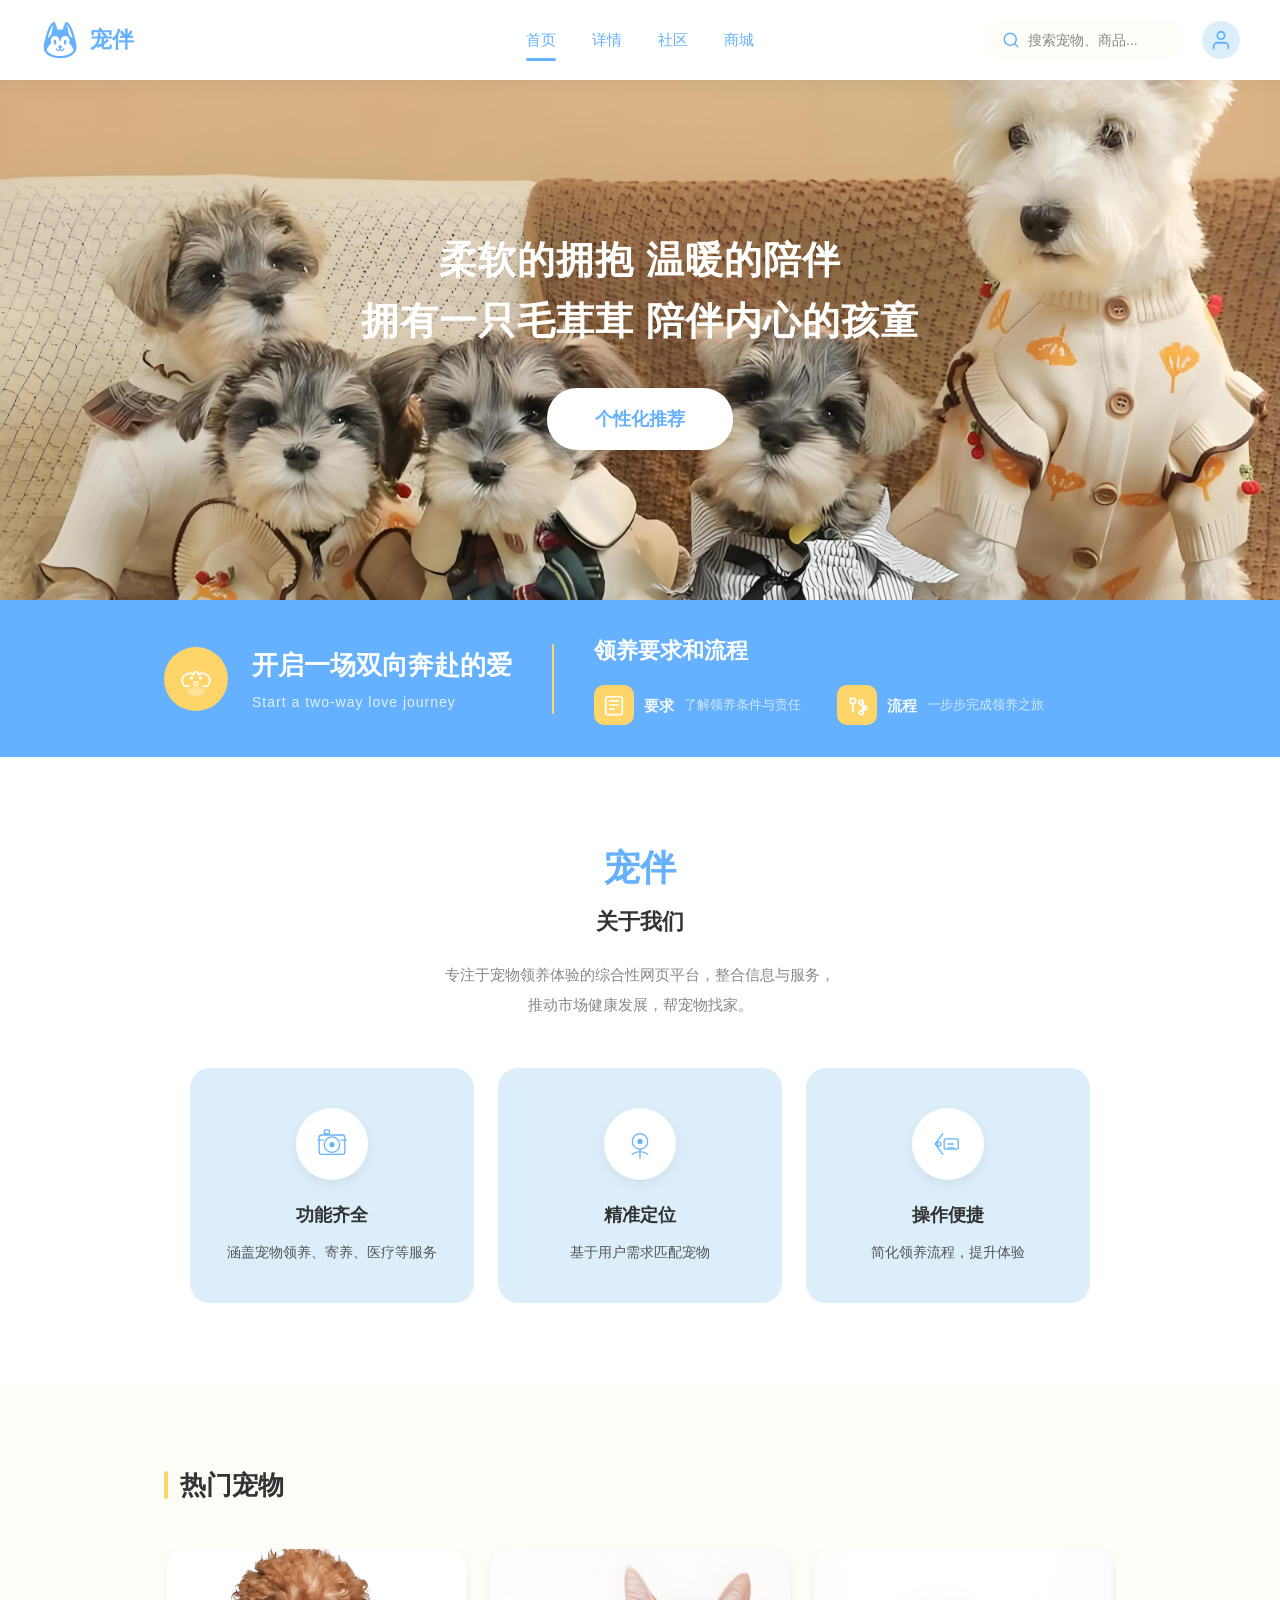
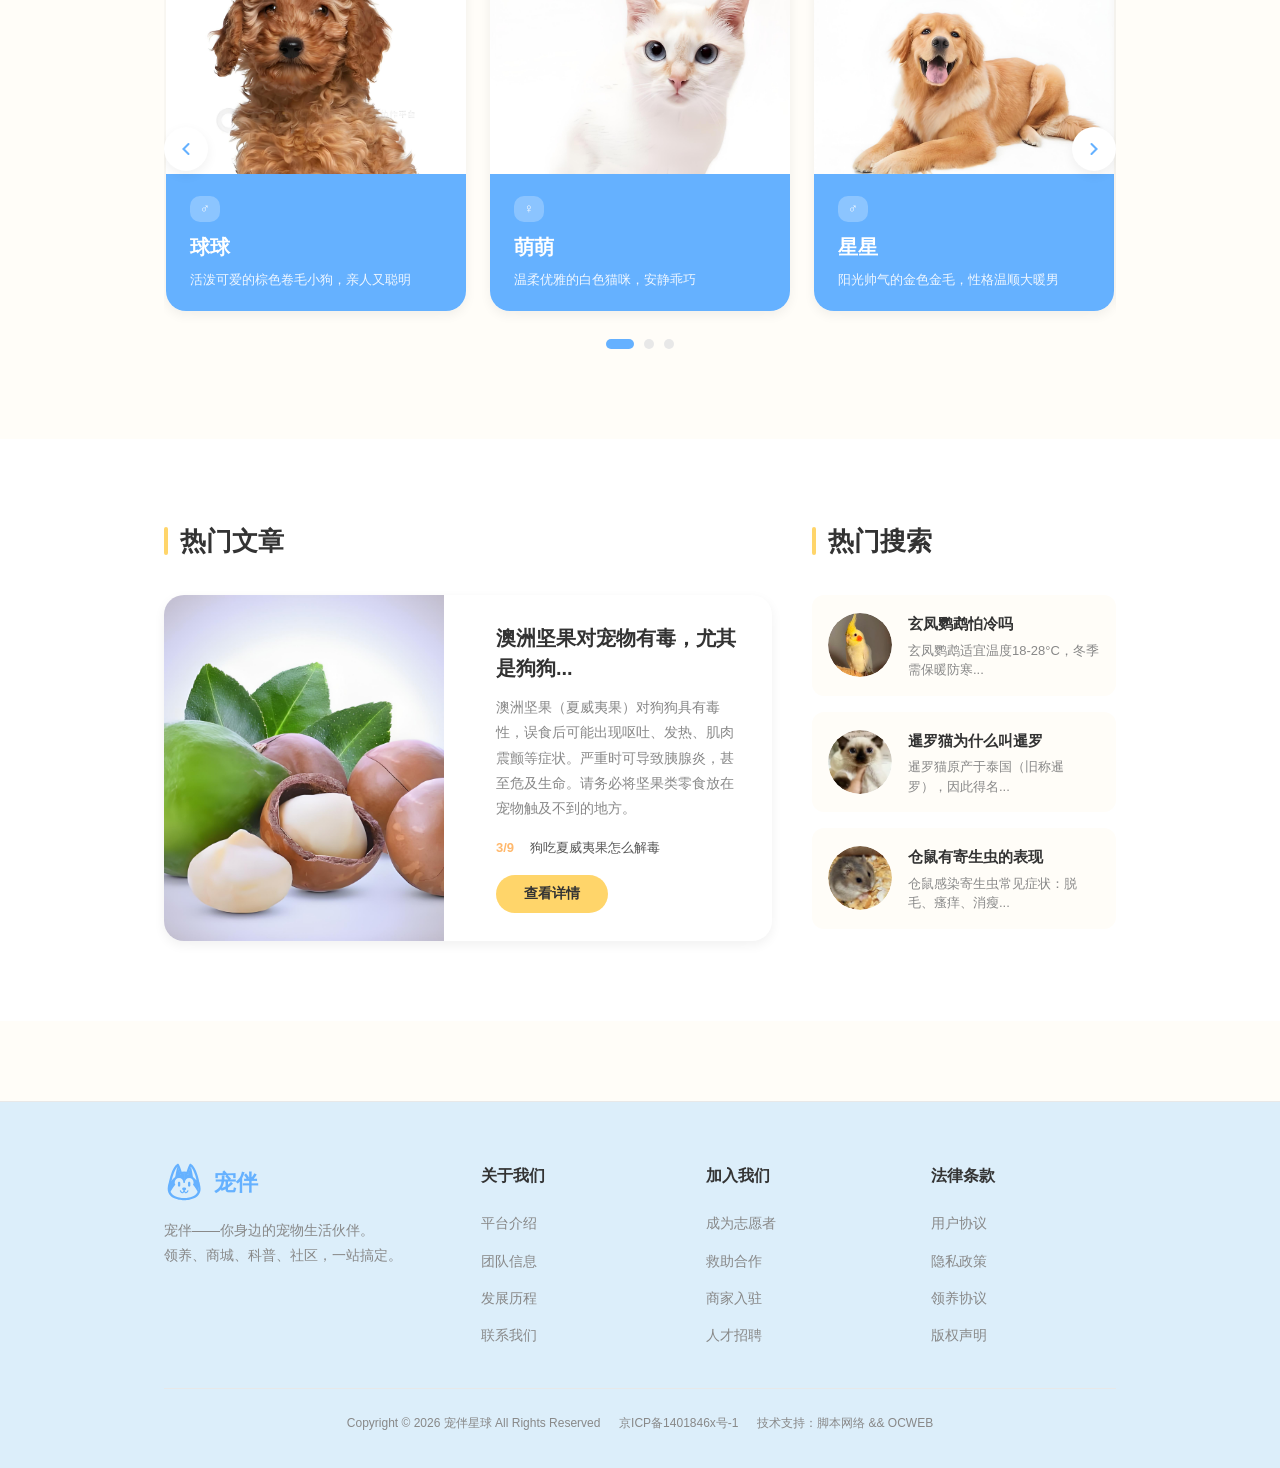
<file: index.html>
<!DOCTYPE html>
<html lang="zh-CN">
<head>
  <meta charset="UTF-8">
  <meta name="viewport" content="width=device-width,initial-scale=1.0">
  <title>宠伴 - 首页</title>
  <link rel="stylesheet" href="css/style.css?v=20260605">
</head>
<body>

<!-- ===== 一、顶部导航栏 ===== -->
<header class="navbar">
  <a href="index.html" class="nav-logo">
    <img src="images/狗狗.svg" alt="宠伴" style="width:40px;height:40px;">
    宠伴
  </a>

  <nav class="nav-links">
    <a href="index.html" class="active">首页</a>
    <a href="detail.html">详情</a>
    <a href="community.html">社区</a>
    <a href="shop.html">商城</a>
  </nav>

  <div class="nav-actions">
    <div class="nav-search">
      <svg viewBox="0 0 24 24" fill="none" stroke="currentColor" stroke-width="2" stroke-linecap="round"><circle cx="11" cy="11" r="8"/><path d="M21 21l-4.35-4.35"/></svg>
      <input type="text" placeholder="搜索宠物、商品...">
    </div>
    <div class="nav-avatar" title="个人中心">
      <svg viewBox="0 0 24 24" fill="none" stroke="currentColor" stroke-width="2" stroke-linecap="round"><path d="M20 21v-2a4 4 0 00-4-4H8a4 4 0 00-4 4v2"/><circle cx="12" cy="7" r="4"/></svg>
    </div>
  </div>

  <div class="nav-toggle">
    <span></span><span></span><span></span>
  </div>
</header>

<!-- ===== 页面主体 ===== -->
<main class="page-body">

  <!-- ===== 二、Banner区 ===== -->
  <section class="home-banner">
    <img src="images/5.jpg" alt="Banner" style="position:absolute;top:0;left:0;width:100%;height:100%;object-fit:cover;z-index:1;">
    <div class="banner-content">
      <h1 class="banner-title" style="color:#fff;">柔软的拥抱 温暖的陪伴<br>拥有一只毛茸茸 陪伴内心的孩童</h1>
      <a href="detail.html" class="banner-btn">个性化推荐</a>
    </div>
  </section>

  <!-- ===== 三、蓝色横栏 - "开启双向奔赴的爱" + "领养要求流程" ===== -->
  <section class="adopt-strip">
    <div class="container">
      <div class="adopt-strip-inner">
        <!-- 左侧 - 开启一场双向奔赴的爱 -->
        <div class="adopt-strip-left">
          <div class="adopt-strip-icon">
            <svg viewBox="0 0 64 64" fill="none" stroke="var(--white)" stroke-width="2" stroke-linecap="round" stroke-linejoin="round">
              <path d="M20 44 Q10 48 8 38Q6 28 14 24Q22 20 28 24"/>
              <path d="M44 44 Q54 48 56 38Q58 28 50 24Q42 20 36 24"/>
              <path d="M28 24 Q32 14 38 24"/>
              <circle cx="24" cy="30" r="3" fill="var(--white)" stroke="none"/>
              <circle cx="40" cy="30" r="3" fill="var(--white)" stroke="none"/>
              <ellipse cx="32" cy="38" rx="5" ry="3" fill="var(--white)" stroke="none" opacity="0.6"/>
              <path d="M28 42 Q32 46 36 42" stroke="var(--white)" stroke-width="1.8" fill="none"/>
              <ellipse cx="32" cy="54" rx="16" ry="8" fill="var(--white)" stroke="none" opacity="0.3"/>
            </svg>
          </div>
          <div>
            <h2>开启一场双向奔赴的爱</h2>
            <p>Start a two-way love journey</p>
          </div>
        </div>

        <!-- 中间黄色分隔装饰 -->
        <div class="adopt-strip-divider"></div>

        <!-- 右侧 - 领养要求和流程 -->
        <div class="adopt-strip-right">
          <h3>领养要求和流程</h3>
          <div class="adopt-strip-items">
            <div class="adopt-strip-item">
              <span class="strip-item-icon">
                <svg viewBox="0 0 32 32" fill="none" stroke="var(--white)" stroke-width="2" stroke-linecap="round"><rect x="4" y="4" width="24" height="26" rx="3"/><line x1="10" y1="10" x2="22" y2="10"/><line x1="10" y1="16" x2="22" y2="16"/><line x1="10" y1="22" x2="16" y2="22"/></svg>
              </span>
              <span class="strip-item-label">要求</span>
              <span class="strip-item-desc">了解领养条件与责任</span>
            </div>
            <div class="adopt-strip-item">
              <span class="strip-item-icon">
                <svg viewBox="0 0 32 32" fill="none" stroke="var(--white)" stroke-width="2" stroke-linecap="round"><circle cx="10" cy="10" r="4"/><path d="M10 14v12"/><circle cx="22" cy="12" r="3"/><circle cx="27" cy="20" r="3"/><circle cx="22" cy="27" r="3"/><path d="M22 15l2 3 3 3"/><path d="M25 20l-1 3-1 2"/></svg>
              </span>
              <span class="strip-item-label">流程</span>
              <span class="strip-item-desc">一步步完成领养之旅</span>
            </div>
          </div>
        </div>
      </div>
    </div>
  </section>

  <!-- ===== 四、"关于我们"板块 ===== -->
  <section class="about-section">
    <div class="container">
      <div class="about-header">
        <h2 class="about-brand-name">宠伴</h2>
        <h3 class="about-section-title">关于我们</h3>
        <p class="about-desc">
          专注于宠物领养体验的综合性网页平台，整合信息与服务，<br>推动市场健康发展，帮宠物找家。
        </p>
      </div>

      <div class="about-cards">
        <!-- 左卡 - 功能齐全 -->
        <div class="about-card fade-in-up">
          <div class="about-icon">
            <svg viewBox="0 0 56 56" fill="none" stroke="var(--accent)" stroke-width="2" stroke-linecap="round" stroke-linejoin="round">
              <rect x="8" y="14" width="40" height="30" rx="4"/>
              <circle cx="28" cy="29" r="12"/>
              <circle cx="28" cy="29" r="4" fill="var(--accent)" stroke="none"/>
              <path d="M6 22h8M42 22h8"/>
              <rect x="16" y="6" width="8" height="6" rx="2"/>
            </svg>
          </div>
          <h4>功能齐全</h4>
          <p>涵盖宠物领养、寄养、医疗等服务</p>
        </div>
        <!-- 中卡 - 精准定位 -->
        <div class="about-card fade-in-up">
          <div class="about-icon">
            <svg viewBox="0 0 56 56" fill="none" stroke="var(--accent)" stroke-width="2" stroke-linecap="round" stroke-linejoin="round">
              <circle cx="28" cy="24" r="12"/>
              <path d="M28 36 L28 50"/>
              <path d="M16 44 Q28 36 40 44"/>
              <circle cx="28" cy="24" r="4" fill="var(--accent)" stroke="none"/>
            </svg>
          </div>
          <h4>精准定位</h4>
          <p>基于用户需求匹配宠物</p>
        </div>
        <!-- 右卡 - 操作便捷 -->
        <div class="about-card fade-in-up">
          <div class="about-icon">
            <svg viewBox="0 0 56 56" fill="none" stroke="var(--accent)" stroke-width="2" stroke-linecap="round" stroke-linejoin="round">
              <path d="M20 12 L8 28L20 44"/>
              <rect x="22" y="20" width="22" height="16" rx="3"/>
              <line x1="28" y1="28" x2="36" y2="28"/>
              <line x1="28" y1="34" x2="38" y2="34"/>
              <circle cx="14" cy="28" r="3" fill="none"/>
            </svg>
          </div>
          <h4>操作便捷</h4>
          <p>简化领养流程，提升体验</p>
        </div>
      </div>
    </div>
  </section>

  <!-- ===== 五、"热门宠物"展示区（三页轮播） ===== -->
  <section class="hot-pets-section">
    <div class="container">
      <div class="section-bar-title">
        <span class="title-bar"></span>
        <h2>热门宠物</h2>
      </div>

      <div class="hot-pets-slider" id="hotPetsSlider">
        <div class="hot-pets-track" id="hotPetsTrack">
          <!-- 页1 -->
          <div class="hot-pets-page">
            <div class="hot-pet-card">
              <div class="hot-pet-img">
                <img src="images/7.JPG" alt="球球" style="width:100%;height:100%;object-fit:cover;">
              </div>
              <div class="hot-pet-info">
                <span class="pet-gender male">♂</span>
                <h3>球球</h3>
                <p>活泼可爱的棕色卷毛小狗，亲人又聪明</p>
              </div>
            </div>
            <div class="hot-pet-card">
              <div class="hot-pet-img">
                <img src="images/24.JPG" alt="萌萌" style="width:100%;height:100%;object-fit:cover;">
              </div>
              <div class="hot-pet-info">
                <span class="pet-gender female">♀</span>
                <h3>萌萌</h3>
                <p>温柔优雅的白色猫咪，安静乖巧</p>
              </div>
            </div>
            <div class="hot-pet-card">
              <div class="hot-pet-img">
                <img src="images/4.JPG" alt="星星" style="width:100%;height:100%;object-fit:cover;">
              </div>
              <div class="hot-pet-info">
                <span class="pet-gender male">♂</span>
                <h3>星星</h3>
                <p>阳光帅气的金色金毛，性格温顺大暖男</p>
              </div>
            </div>
          </div>
          <!-- 页2 -->
          <div class="hot-pets-page">
            <div class="hot-pet-card">
              <div class="hot-pet-img">
                <img src="images/12.JPG" alt="豆豆" style="width:100%;height:100%;object-fit:cover;">
              </div>
              <div class="hot-pet-info">
                <span class="pet-gender male">♂</span>
                <h3>豆豆</h3>
                <p>短腿柯基小可爱，大耳朵圆屁股超萌</p>
              </div>
            </div>
            <div class="hot-pet-card">
              <div class="hot-pet-img">
                <img src="images/15.JPG" alt="花花" style="width:100%;height:100%;object-fit:cover;">
              </div>
              <div class="hot-pet-info">
                <span class="pet-gender female">♀</span>
                <h3>花花</h3>
                <p>三花小母猫，优雅灵动又粘人</p>
              </div>
            </div>
            <div class="hot-pet-card">
              <div class="hot-pet-img">
                <img src="images/20.JPG" alt="乐乐" style="width:100%;height:100%;object-fit:cover;">
              </div>
              <div class="hot-pet-info">
                <span class="pet-gender male">♂</span>
                <h3>乐乐</h3>
                <p>贵宾犬小卷毛，活泼好动爱撒娇</p>
              </div>
            </div>
          </div>
          <!-- 页3 -->
          <div class="hot-pets-page">
            <div class="hot-pet-card">
              <div class="hot-pet-img">
                <img src="images/47.jpeg" alt="桃子" style="width:100%;height:100%;object-fit:cover;">
              </div>
              <div class="hot-pet-info">
                <span class="pet-gender female">♀</span>
                <h3>桃子</h3>
                <p>黄桃牡丹鹦鹉，色彩艳丽活泼亲人</p>
              </div>
            </div>
            <div class="hot-pet-card">
              <div class="hot-pet-img">
                <img src="images/14.JPG" alt="布丁" style="width:100%;height:100%;object-fit:cover;">
              </div>
              <div class="hot-pet-info">
                <span class="pet-gender male">♂</span>
                <h3>布丁</h3>
                <p>金丝熊仓鼠，呆萌可爱不占地方</p>
              </div>
            </div>
            <div class="hot-pet-card">
              <div class="hot-pet-img">
                <img src="images/27.JPG" alt="大宝" style="width:100%;height:100%;object-fit:cover;">
              </div>
              <div class="hot-pet-info">
                <span class="pet-gender male">♂</span>
                <h3>大宝</h3>
                <p>萨摩耶微笑天使，雪白毛茸茸超治愈</p>
              </div>
            </div>
          </div>
        </div>

        <!-- 轮播箭头 -->
        <button class="carousel-arrow carousel-prev" id="hotPetsPrev" aria-label="上一页">
          <svg viewBox="0 0 24 24" fill="none" stroke="currentColor" stroke-width="2.5" stroke-linecap="round"><polyline points="15 18 9 12 15 6"/></svg>
        </button>
        <button class="carousel-arrow carousel-next" id="hotPetsNext" aria-label="下一页">
          <svg viewBox="0 0 24 24" fill="none" stroke="currentColor" stroke-width="2.5" stroke-linecap="round"><polyline points="9 18 15 12 9 6"/></svg>
        </button>

        <!-- 轮播圆点 -->
        <div class="carousel-dots" id="hotPetsDots">
          <span class="carousel-dot active" data-index="0"></span>
          <span class="carousel-dot" data-index="1"></span>
          <span class="carousel-dot" data-index="2"></span>
        </div>
      </div>
    </div>
  </section>

  <!-- ===== 六、"热门文章" + "热门搜索"双栏区 ===== -->
  <section class="hot-content-section">
    <div class="container">
      <div class="hot-content-grid">
        <!-- 左栏 - 热门文章 -->
        <div class="hot-articles">
          <div class="section-bar-title">
            <span class="title-bar"></span>
            <h2>热门文章</h2>
          </div>
          <div class="article-card" id="articleCard">
            <div class="article-img">
              <img src="images/28.JPG" alt="热门文章" style="width:100%;height:100%;object-fit:cover;">
            </div>
            <div class="article-content">
              <h3 class="article-title">澳洲坚果对宠物有毒，尤其是狗狗...</h3>
              <p class="article-summary">
                澳洲坚果（夏威夷果）对狗狗具有毒性，误食后可能出现呕吐、发热、肌肉震颤等症状。严重时可导致胰腺炎，甚至危及生命。请务必将坚果类零食放在宠物触及不到的地方。
              </p>
              <div class="article-meta">
                <span class="article-date">3/9</span>
                <span class="article-subtitle">狗吃夏威夷果怎么解毒</span>
              </div>
              <button class="article-btn" id="articleToggle">查看详情</button>
              <div class="article-detail" id="articleDetail">
                <div class="article-detail-inner">
                  <h4>中毒症状</h4>
                  <p>狗狗误食澳洲坚果后12小时内可能出现：呕吐、发热（体温升高）、肌肉震颤、后肢无力、站立困难、关节僵硬疼痛。大型犬通常需要摄入较多量才会出现明显症状，小型犬即使少量也可能产生严重反应。</p>
                  <h4>紧急处理</h4>
                  <p>1. 立即停止喂食任何食物；2. 尽快联系兽医或前往最近的宠物医院；3. 不要自行催吐，除非兽医明确指示；4. 记录误食时间和大致数量，帮助兽医判断。多数情况下及时就医预后良好，症状通常在24-48小时内缓解。</p>
                  <h4>预防措施</h4>
                  <p>将坚果类零食、烘焙食品（可能含夏威夷果）存放在宠物无法触及的高处或密封容器中。教育家庭成员和访客不要随意喂食宠物人类零食。</p>
                </div>
              </div>
            </div>
          </div>
        </div>

        <!-- 右栏 - 热门搜索 -->
        <div class="hot-search">
          <div class="section-bar-title">
            <span class="title-bar"></span>
            <h2>热门搜索</h2>
          </div>
          <div class="hot-search-list">
            <!-- 玄凤鹦鹉 -->
            <div class="hot-search-item">
              <div class="search-item-img">
                <img src="images/26.JPG" alt="玄凤鹦鹉" style="width:100%;height:100%;object-fit:cover;border-radius:50%;">
              </div>
              <div class="search-item-text">
                <h4>玄凤鹦鹉怕冷吗</h4>
                <p>玄凤鹦鹉适宜温度18-28°C，冬季需保暖防寒...</p>
              </div>
            </div>
            <!-- 暹罗猫 -->
            <div class="hot-search-item">
              <div class="search-item-img">
                <img src="images/41.jpg" alt="暹罗猫" style="width:100%;height:100%;object-fit:cover;border-radius:50%;">
              </div>
              <div class="search-item-text">
                <h4>暹罗猫为什么叫暹罗</h4>
                <p>暹罗猫原产于泰国（旧称暹罗），因此得名...</p>
              </div>
            </div>
            <!-- 仓鼠 -->
            <div class="hot-search-item">
              <div class="search-item-img">
                <img src="images/42.jpg" alt="仓鼠" style="width:100%;height:100%;object-fit:cover;border-radius:50%;">
              </div>
              <div class="search-item-text">
                <h4>仓鼠有寄生虫的表现</h4>
                <p>仓鼠感染寄生虫常见症状：脱毛、瘙痒、消瘦...</p>
              </div>
            </div>
          </div>
        </div>
      </div>
    </div>
  </section>

</main>

<!-- ===== 七、底部Footer区（保留原设计） ===== -->
<footer class="footer">
  <div class="container">
    <div class="footer-grid">
      <div class="footer-brand">
        <a href="index.html" class="nav-logo">
          <img src="images/狗狗.svg" alt="宠伴" style="width:40px;height:40px;">
          宠伴
        </a>
        <p>宠伴——你身边的宠物生活伙伴。<br>领养、商城、科普、社区，一站搞定。</p>
      </div>
      <div class="footer-col">
        <h4>关于我们</h4>
        <ul>
          <li><a href="#">平台介绍</a></li>
          <li><a href="#">团队信息</a></li>
          <li><a href="#">发展历程</a></li>
          <li><a href="#">联系我们</a></li>
        </ul>
      </div>
      <div class="footer-col">
        <h4>加入我们</h4>
        <ul>
          <li><a href="#">成为志愿者</a></li>
          <li><a href="#">救助合作</a></li>
          <li><a href="#">商家入驻</a></li>
          <li><a href="#">人才招聘</a></li>
        </ul>
      </div>
      <div class="footer-col">
        <h4>法律条款</h4>
        <ul>
          <li><a href="#">用户协议</a></li>
          <li><a href="#">隐私政策</a></li>
          <li><a href="#">领养协议</a></li>
          <li><a href="#">版权声明</a></li>
        </ul>
      </div>
    </div>
    <div class="footer-bottom">
      <p>Copyright &copy; 2026 宠伴星球 All Rights Reserved &emsp; 京ICP备1401846x号-1 &emsp; 技术支持：脚本网络 &amp;&amp; OCWEB</p>
    </div>
  </div>
</footer>

<div class="back-to-top" title="回到顶部">
  <svg viewBox="0 0 24 24" fill="none" stroke="currentColor" stroke-width="2.5" stroke-linecap="round"><polyline points="18 15 12 9 6 15"/></svg>
</div>

<script src="js/main.js?v=20260605"></script>
</body>
</html>
</file>
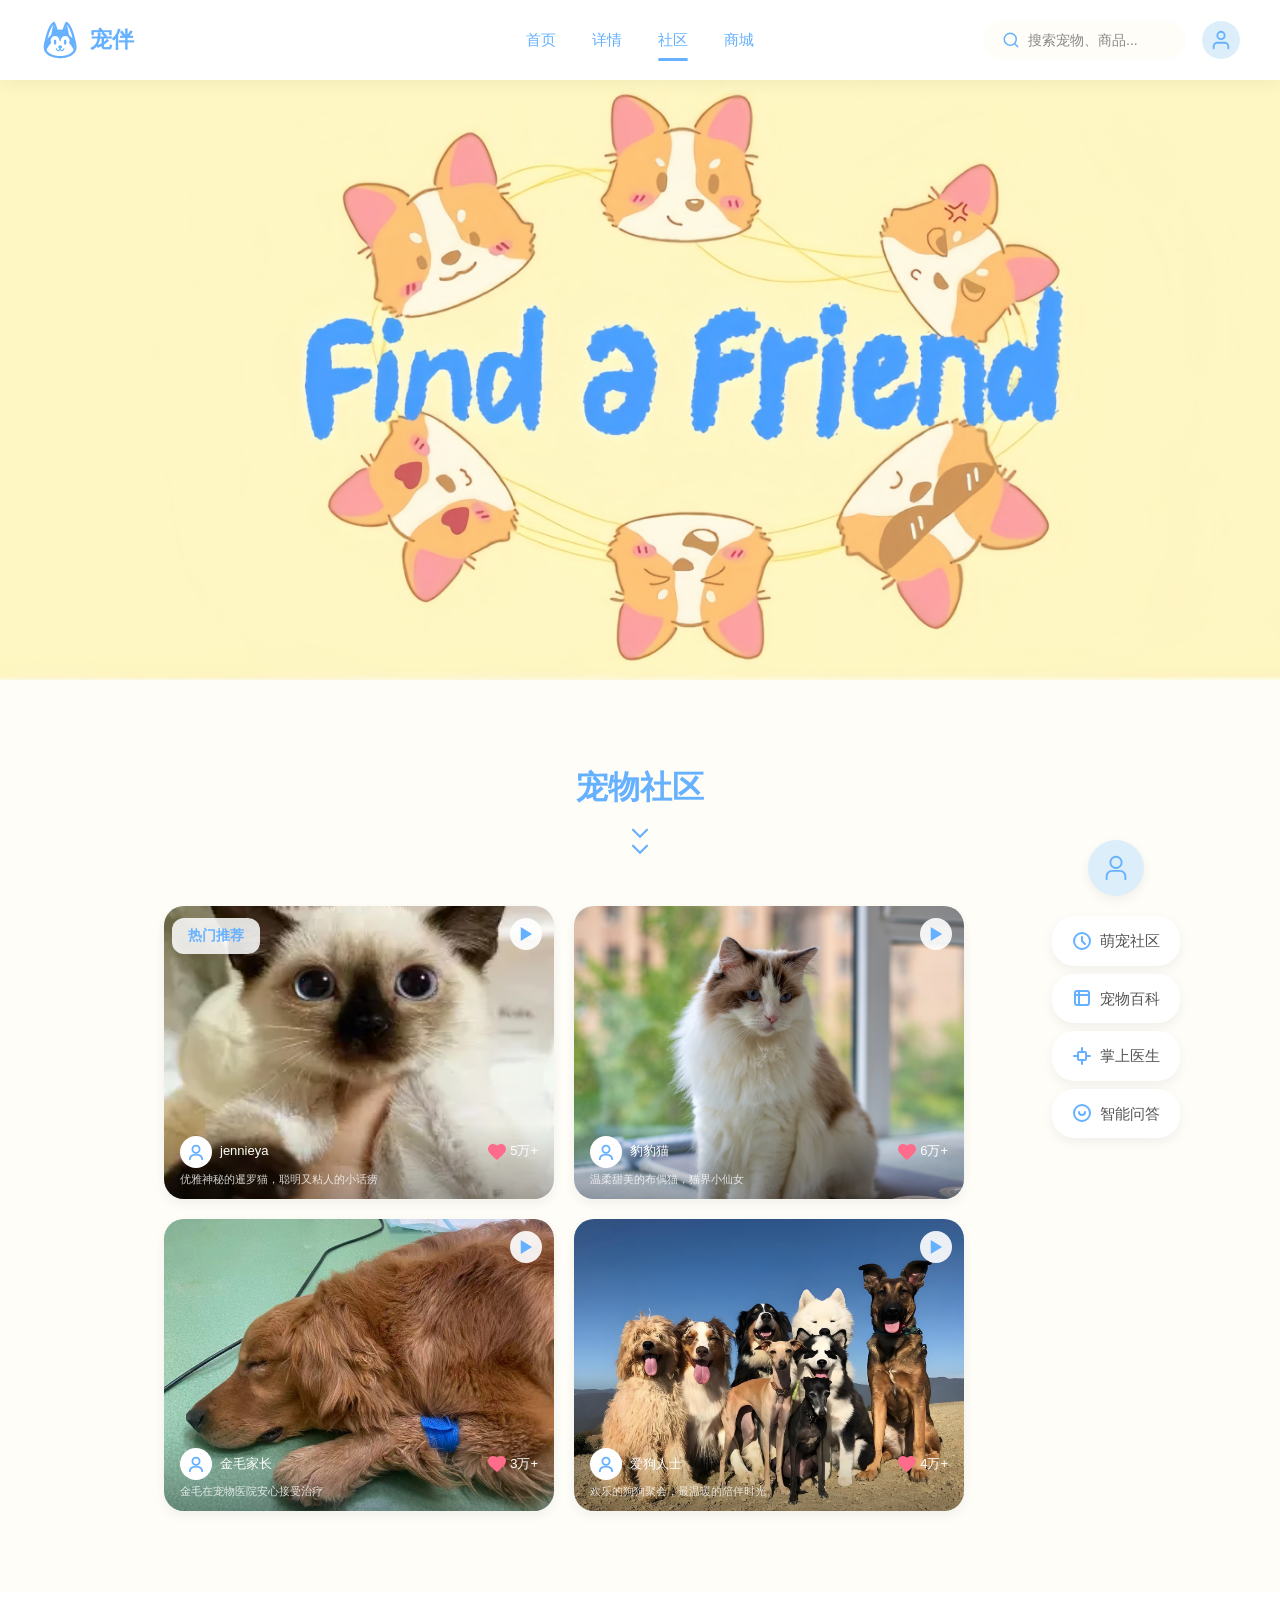
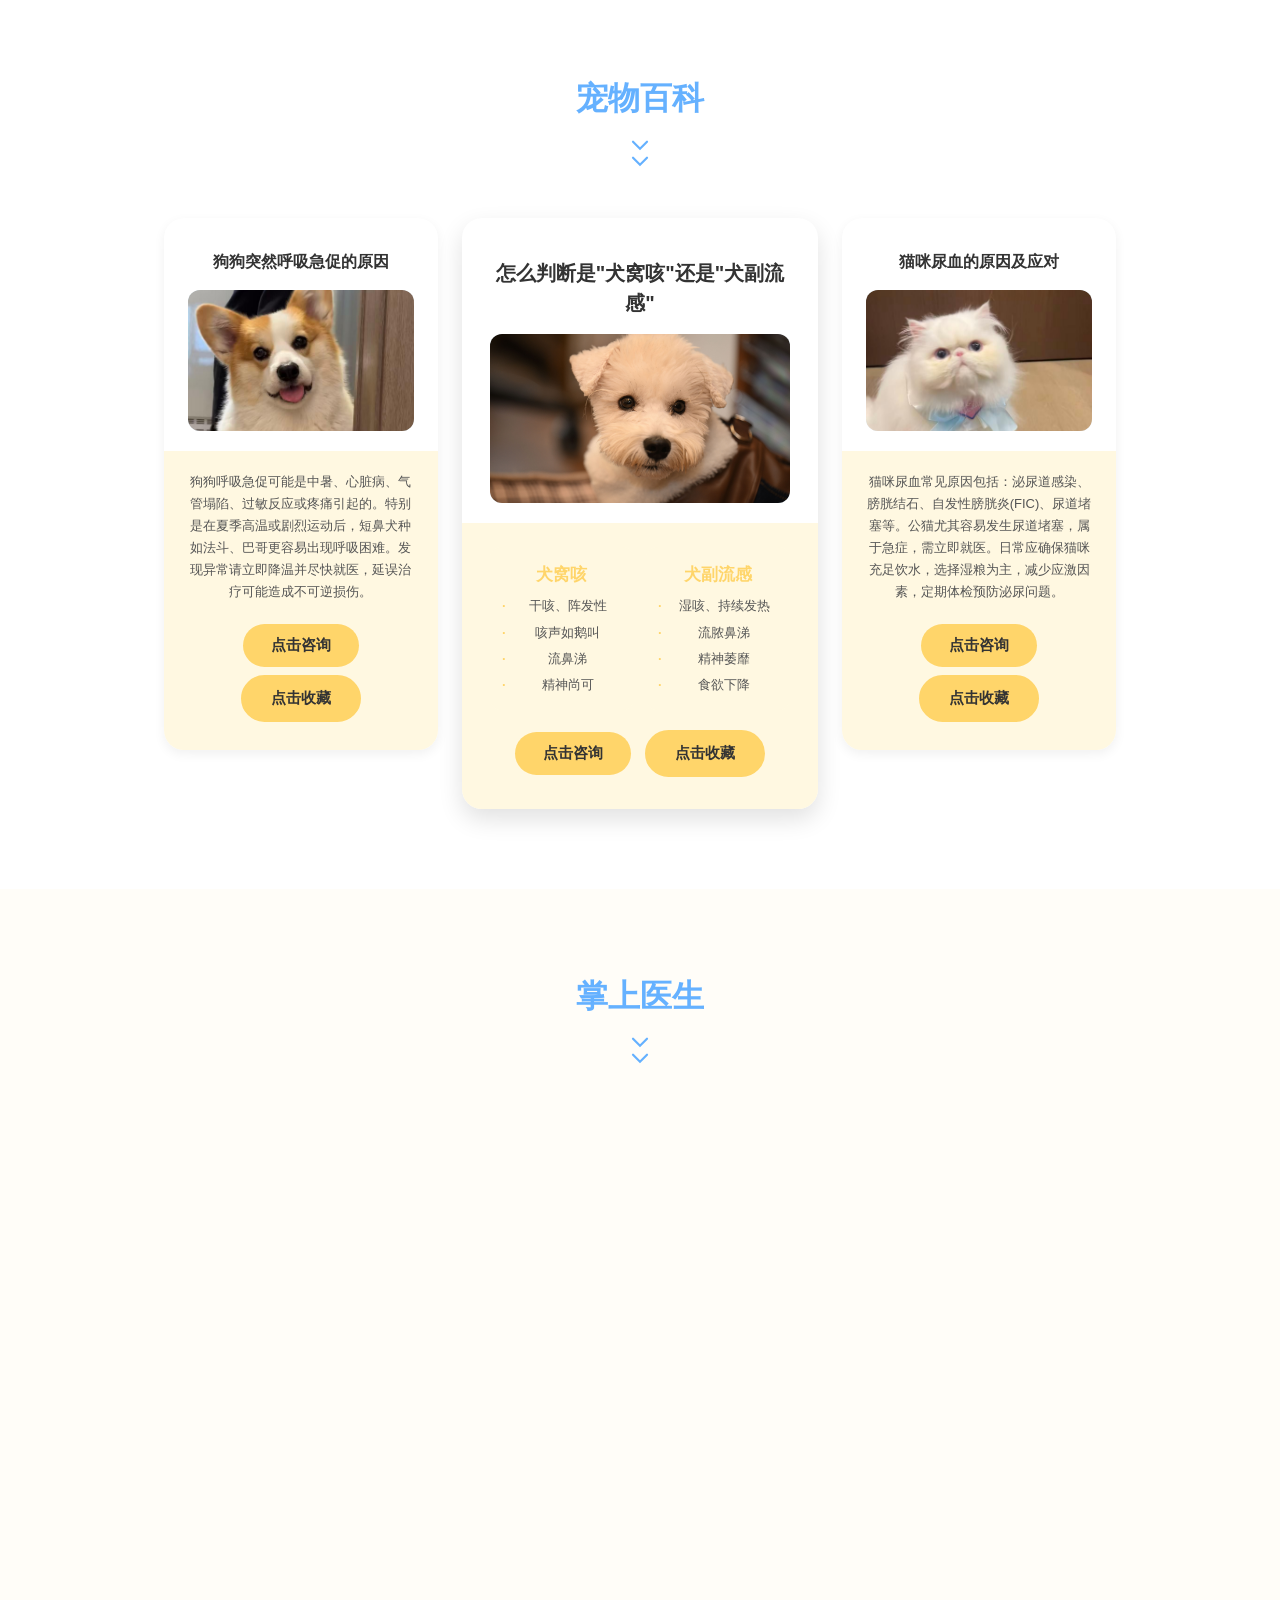
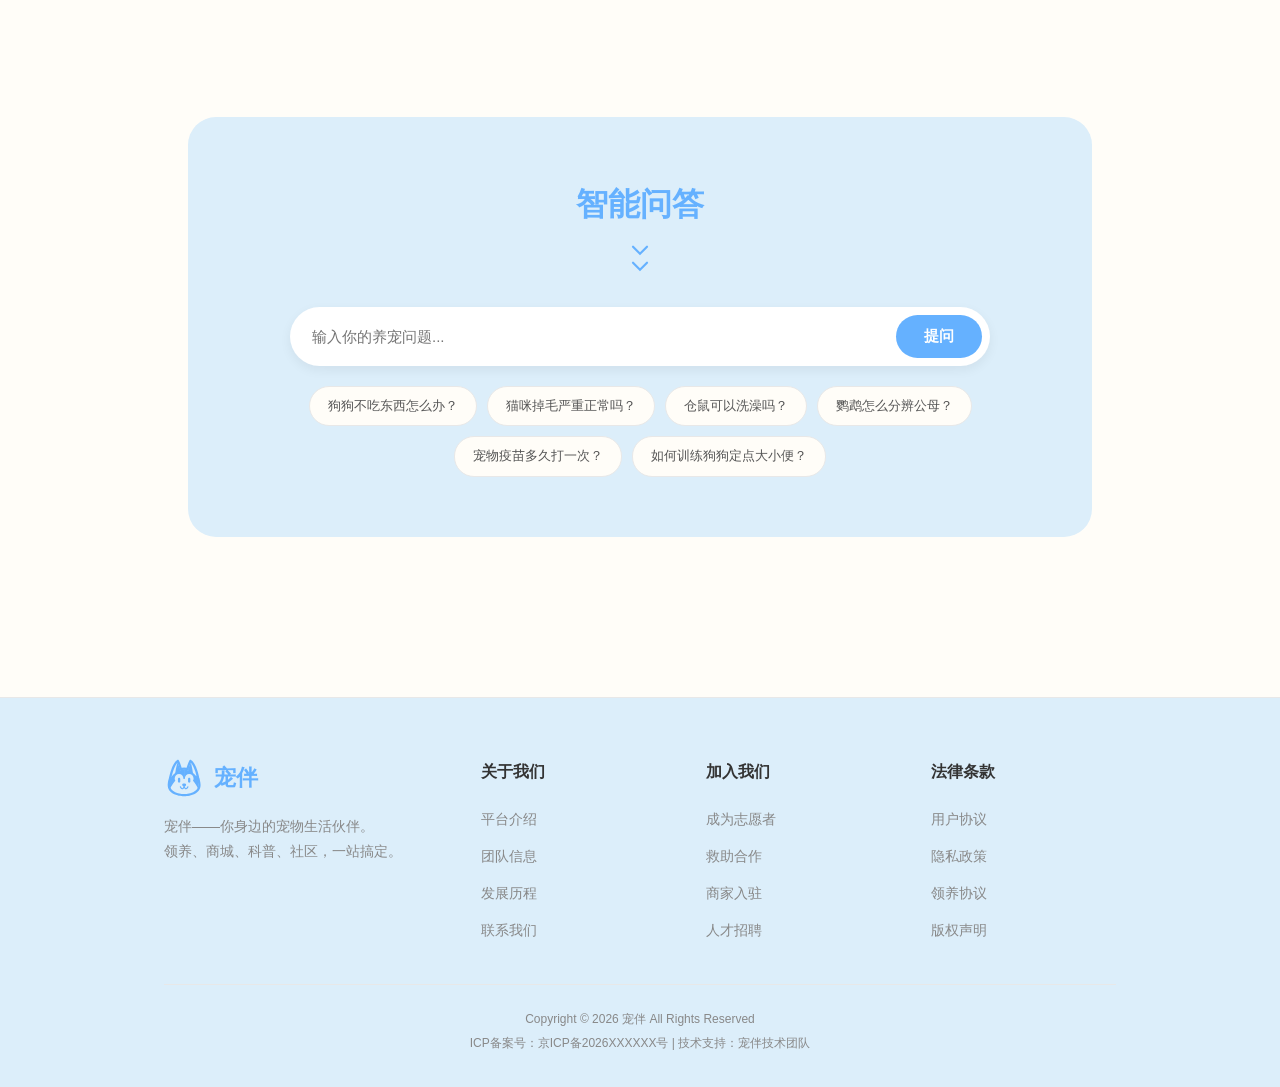
<file: community.html>
<!DOCTYPE html>
<html lang="zh-CN">
<head>
  <meta charset="UTF-8">
  <meta name="viewport" content="width=device-width,initial-scale=1.0">
  <title>宠伴 - 社区</title>
  <link rel="stylesheet" href="css/style.css?v=20260605">
</head>
<body>

<!-- ===== 顶部导航栏 ===== -->
<header class="navbar">
  <a href="index.html" class="nav-logo">
    <img src="images/狗狗.svg" alt="宠伴" style="width:40px;height:40px;">
    宠伴
  </a>

  <nav class="nav-links">
    <a href="index.html">首页</a>
    <a href="detail.html">详情</a>
    <a href="community.html" class="active">社区</a>
    <a href="shop.html">商城</a>
  </nav>

  <div class="nav-actions">
    <div class="nav-search">
      <svg viewBox="0 0 24 24" fill="none" stroke="currentColor" stroke-width="2" stroke-linecap="round"><circle cx="11" cy="11" r="8"/><path d="M21 21l-4.35-4.35"/></svg>
      <input type="text" placeholder="搜索宠物、商品...">
    </div>
    <div class="nav-avatar" title="个人中心">
      <svg viewBox="0 0 24 24" fill="none" stroke="currentColor" stroke-width="2" stroke-linecap="round"><path d="M20 21v-2a4 4 0 00-4-4H8a4 4 0 00-4 4v2"/><circle cx="12" cy="7" r="4"/></svg>
    </div>
  </div>

  <div class="nav-toggle">
    <span></span><span></span><span></span>
  </div>
</header>

<!-- ===== 页面主体 ===== -->
<main class="page-body">

  <!-- ===== B. 首屏 Banner 区 ===== -->
  <section class="hero-banner">
    <img src="images/44.jpg" alt="Hero Banner" style="position:absolute;top:0;left:0;width:100%;height:100%;object-fit:cover;z-index:0;">
<div class="hero-content">
      <div class="hero-corgi-circle">
        
        
        
        
        
        
      </div>
    </div>
  </section>

  <!-- ===== C. 宠物社区板块 ===== -->
  <section class="section community-section">
    <div class="container">
      <div class="section-header">
        <h2>宠物社区</h2>
        <div class="down-arrows">
          <svg viewBox="0 0 24 16" fill="none" stroke="currentColor" stroke-width="2.5" stroke-linecap="round"><polyline points="20 2 12 10 4 2"/></svg>
          <svg viewBox="0 0 24 16" fill="none" stroke="currentColor" stroke-width="2.5" stroke-linecap="round"><polyline points="20 2 12 10 4 2"/></svg>
        </div>
      </div>

      <!-- 右侧悬浮侧边栏 -->
      <div class="floating-sidebar">
        <div class="sidebar-avatar" title="个人中心">
          <svg viewBox="0 0 32 32" fill="none" stroke="currentColor" stroke-width="2" stroke-linecap="round"><path d="M26 28v-3a6 6 0 00-6-6H12a6 6 0 00-6 6v3"/><circle cx="16" cy="10" r="6"/></svg>
        </div>
        <div class="sidebar-pill">
          <svg viewBox="0 0 20 20" fill="none" stroke="currentColor" stroke-width="2" stroke-linecap="round"><circle cx="10" cy="10" r="8"/><path d="M10 6v4l3 3"/></svg>
          萌宠社区
        </div>
        <div class="sidebar-pill">
          <svg viewBox="0 0 20 20" fill="none" stroke="currentColor" stroke-width="2" stroke-linecap="round"><rect x="3" y="3" width="14" height="14" rx="2"/><path d="M3 7h14"/><path d="M7 3v14"/></svg>
          宠物百科
        </div>
        <div class="sidebar-pill">
          <svg viewBox="0 0 20 20" fill="none" stroke="currentColor" stroke-width="2" stroke-linecap="round"><path d="M10 2v4M10 14v4M2 10h4M14 10h4"/><rect x="6" y="6" width="8" height="8" rx="1"/></svg>
          掌上医生
        </div>
        <div class="sidebar-pill">
          <svg viewBox="0 0 20 20" fill="none" stroke="currentColor" stroke-width="2" stroke-linecap="round"><circle cx="10" cy="10" r="8"/><path d="M7 9a3 3 0 006 0"/></svg>
          智能问答
        </div>
      </div>

      <!-- 2x2 卡片网格 -->
      <div class="community-grid">
        <!-- 左上：暹罗猫 -->
        <div class="community-card">
          <div class="card-bg" style="overflow:hidden;">
            <img src="images/41.jpg" alt="暹罗猫" style="position:absolute;top:0;left:0;width:100%;height:100%;object-fit:cover;">
          </div>
          <div class="card-tag-hot">热门推荐</div>
          <div class="card-play">
            <svg viewBox="0 0 14 16" fill="currentColor"><polygon points="1,0 14,8 1,16"/></svg>
          </div>
          <div class="card-overlay">
            <div class="card-overlay-top">
              <div class="card-user">
                <div class="user-avatar">
                  <svg viewBox="0 0 20 20" fill="none" stroke="currentColor" stroke-width="2"><circle cx="10" cy="7" r="4"/><path d="M17 19c0-4-3.1-6-7-6s-7 2-7 6"/></svg>
                </div>
                <span class="user-name">jennieya</span>
              </div>
              <div class="card-like">
                <svg viewBox="0 0 20 18" fill="currentColor"><path d="M10 18l-1.45-1.32C3.4 12.36 0 9.28 0 5.5 0 2.42 2.42 0 5.5 0 7.24 0 8.91.81 10 2.09 11.09.81 12.76 0 14.5 0 17.58 0 20 2.42 20 5.5c0 3.78-3.4 6.86-8.55 11.18L10 18z"/></svg>
                5万+
              </div>
            </div>
            <span class="card-subtitle">优雅神秘的暹罗猫，聪明又粘人的小话痨</span>
          </div>
        </div>

        <!-- 右上：布偶猫 -->
        <div class="community-card">
          <div class="card-bg" style="overflow:hidden;">
            <img src="images/29.JPG" alt="布偶猫" style="position:absolute;top:0;left:0;width:100%;height:100%;object-fit:cover;">
          </div>
          <div class="card-play">
            <svg viewBox="0 0 14 16" fill="currentColor"><polygon points="1,0 14,8 1,16"/></svg>
          </div>
          <div class="card-overlay">
            <div class="card-overlay-top">
              <div class="card-user">
                <div class="user-avatar">
                  <svg viewBox="0 0 20 20" fill="none" stroke="currentColor" stroke-width="2"><circle cx="10" cy="7" r="4"/><path d="M17 19c0-4-3.1-6-7-6s-7 2-7 6"/></svg>
                </div>
                <span class="user-name">豹豹猫</span>
              </div>
              <div class="card-like">
                <svg viewBox="0 0 20 18" fill="currentColor"><path d="M10 18l-1.45-1.32C3.4 12.36 0 9.28 0 5.5 0 2.42 2.42 0 5.5 0 7.24 0 8.91.81 10 2.09 11.09.81 12.76 0 14.5 0 17.58 0 20 2.42 20 5.5c0 3.78-3.4 6.86-8.55 11.18L10 18z"/></svg>
                6万+
              </div>
            </div>
            <span class="card-subtitle">温柔甜美的布偶猫，猫界小仙女</span>
          </div>
        </div>

        <!-- 左下：医院里的金毛 -->
        <div class="community-card">
          <div class="card-bg" style="overflow:hidden;">
            <img src="images/10.JPG" alt="医院里的金毛" style="position:absolute;top:0;left:0;width:100%;height:100%;object-fit:cover;">
          </div>
          <div class="card-play">
            <svg viewBox="0 0 14 16" fill="currentColor"><polygon points="1,0 14,8 1,16"/></svg>
          </div>
          <div class="card-overlay">
            <div class="card-overlay-top">
              <div class="card-user">
                <div class="user-avatar">
                  <svg viewBox="0 0 20 20" fill="none" stroke="currentColor" stroke-width="2"><circle cx="10" cy="7" r="4"/><path d="M17 19c0-4-3.1-6-7-6s-7 2-7 6"/></svg>
                </div>
                <span class="user-name">金毛家长</span>
              </div>
              <div class="card-like">
                <svg viewBox="0 0 20 18" fill="currentColor"><path d="M10 18l-1.45-1.32C3.4 12.36 0 9.28 0 5.5 0 2.42 2.42 0 5.5 0 7.24 0 8.91.81 10 2.09 11.09.81 12.76 0 14.5 0 17.58 0 20 2.42 20 5.5c0 3.78-3.4 6.86-8.55 11.18L10 18z"/></svg>
                3万+
              </div>
            </div>
            <span class="card-subtitle">金毛在宠物医院安心接受治疗</span>
          </div>
        </div>

        <!-- 右下：狗狗合照 -->
        <div class="community-card">
          <div class="card-bg" style="overflow:hidden;">
            <img src="images/23.JPG" alt="狗狗合照" style="position:absolute;top:0;left:0;width:100%;height:100%;object-fit:cover;">
          </div>
          <div class="card-play">
            <svg viewBox="0 0 14 16" fill="currentColor"><polygon points="1,0 14,8 1,16"/></svg>
          </div>
          <div class="card-overlay">
            <div class="card-overlay-top">
              <div class="card-user">
                <div class="user-avatar">
                  <svg viewBox="0 0 20 20" fill="none" stroke="currentColor" stroke-width="2"><circle cx="10" cy="7" r="4"/><path d="M17 19c0-4-3.1-6-7-6s-7 2-7 6"/></svg>
                </div>
                <span class="user-name">爱狗人士</span>
              </div>
              <div class="card-like">
                <svg viewBox="0 0 20 18" fill="currentColor"><path d="M10 18l-1.45-1.32C3.4 12.36 0 9.28 0 5.5 0 2.42 2.42 0 5.5 0 7.24 0 8.91.81 10 2.09 11.09.81 12.76 0 14.5 0 17.58 0 20 2.42 20 5.5c0 3.78-3.4 6.86-8.55 11.18L10 18z"/></svg>
                4万+
              </div>
            </div>
            <span class="card-subtitle">欢乐的狗狗聚会，最温暖的陪伴时光</span>
          </div>
        </div>
      </div>
    </div>
  </section>

  <!-- ===== D. 宠物百科板块 ===== -->
  <section class="section encyclopedia-section">
    <div class="container">
      <div class="section-header">
        <h2>宠物百科</h2>
        <div class="down-arrows">
          <svg viewBox="0 0 24 16" fill="none" stroke="currentColor" stroke-width="2.5" stroke-linecap="round"><polyline points="20 2 12 10 4 2"/></svg>
          <svg viewBox="0 0 24 16" fill="none" stroke="currentColor" stroke-width="2.5" stroke-linecap="round"><polyline points="20 2 12 10 4 2"/></svg>
        </div>
      </div>

      <div class="encyclopedia-doc-cards">
        <!-- 左卡：狗狗呼吸急促 -->
        <div class="encyclopedia-doc-card fade-in-up">
          <div class="doc-card-title">狗狗突然呼吸急促的原因</div>
          <div class="doc-card-img" style="position:relative;overflow:hidden;">
            <img src="images/19.JPG" alt="狗狗呼吸急促" style="position:absolute;top:0;left:0;width:100%;height:100%;object-fit:cover;">
          </div>
          <div class="doc-card-bottom">
            <div class="doc-card-desc">
              狗狗呼吸急促可能是中暑、心脏病、气管塌陷、过敏反应或疼痛引起的。特别是在夏季高温或剧烈运动后，短鼻犬种如法斗、巴哥更容易出现呼吸困难。发现异常请立即降温并尽快就医，延误治疗可能造成不可逆损伤。
            </div>
            <button class="btn btn-primary">点击咨询</button>
            <button class="btn btn-outline">点击收藏</button>
          </div>
        </div>

        <!-- 中卡：犬窝咳 vs 犬副流感（放大） -->
        <div class="encyclopedia-doc-card featured fade-in-up">
          <div class="doc-card-title">怎么判断是"犬窝咳"还是"犬副流感"</div>
          <div class="doc-card-img" style="position:relative;overflow:hidden;">
            <img src="images/39.JPG" alt="犬窝咳vs犬副流感" style="position:absolute;top:0;left:0;width:100%;height:100%;object-fit:cover;">
          </div>
          <div class="doc-card-bottom">
            <div class="encyclopedia-compare">
              <div class="compare-col">
                <h5>犬窝咳</h5>
                <ul>
                  <li>干咳、阵发性</li>
                  <li>咳声如鹅叫</li>
                  <li>流鼻涕</li>
                  <li>精神尚可</li>
                </ul>
              </div>
              <div class="compare-col">
                <h5>犬副流感</h5>
                <ul>
                  <li>湿咳、持续发热</li>
                  <li>流脓鼻涕</li>
                  <li>精神萎靡</li>
                  <li>食欲下降</li>
                </ul>
              </div>
            </div>
            <button class="btn btn-primary">点击咨询</button>
            <button class="btn btn-outline">点击收藏</button>
          </div>
        </div>

        <!-- 右卡：猫咪尿血 -->
        <div class="encyclopedia-doc-card fade-in-up">
          <div class="doc-card-title">猫咪尿血的原因及应对</div>
          <div class="doc-card-img" style="position:relative;overflow:hidden;">
            <img src="images/2.JPG" alt="猫咪尿血" style="position:absolute;top:0;left:0;width:100%;height:100%;object-fit:cover;">
          </div>
          <div class="doc-card-bottom">
            <div class="doc-card-desc">
              猫咪尿血常见原因包括：泌尿道感染、膀胱结石、自发性膀胱炎(FIC)、尿道堵塞等。公猫尤其容易发生尿道堵塞，属于急症，需立即就医。日常应确保猫咪充足饮水，选择湿粮为主，减少应激因素，定期体检预防泌尿问题。
            </div>
            <button class="btn btn-primary">点击咨询</button>
            <button class="btn btn-outline">点击收藏</button>
          </div>
        </div>
      </div>
    </div>
  </section>

  <!-- ===== E. 掌上医生板块 ===== -->
  <section class="section doctor-section">
    <div class="container">
      <div class="section-header">
        <h2>掌上医生</h2>
        <div class="down-arrows">
          <svg viewBox="0 0 24 16" fill="none" stroke="currentColor" stroke-width="2.5" stroke-linecap="round"><polyline points="20 2 12 10 4 2"/></svg>
          <svg viewBox="0 0 24 16" fill="none" stroke="currentColor" stroke-width="2.5" stroke-linecap="round"><polyline points="20 2 12 10 4 2"/></svg>
        </div>
      </div>

      <div class="doctor-cards">
        <div class="doctor-profile fade-in-up">
          <div class="doctor-photo" style="position:relative;overflow:hidden;">
            <img src="images/1780717996314.jpg" alt="李医生" style="position:absolute;top:0;left:0;width:100%;height:100%;object-fit:cover;">
          </div>
          <div class="doc-name">李医生</div>
          <div class="doc-title">执业兽医师</div>
          <div class="doc-specialty">擅长：皮肤科、眼科<br>小动物内科疾病</div>
        </div>

        <div class="doctor-profile featured fade-in-up">
          <div class="doc-arc"></div>
          <div class="doctor-photo" style="position:relative;overflow:hidden;">
            <img src="images/1780717996274.jpg" alt="丁医生" style="position:absolute;top:0;left:0;width:100%;height:100%;object-fit:cover;">
          </div>
          <div class="doc-name">丁医生</div>
          <div class="doc-title">主任兽医师 · 10年经验</div>
          <div class="doc-specialty" style="padding-bottom:48px;">擅长：普通内外科、骨科<br>小动物急救与重症监护</div>
        </div>

        <div class="doctor-profile fade-in-up">
          <div class="doctor-photo" style="position:relative;overflow:hidden;">
            <img src="images/1780717996294.jpg" alt="王医生" style="position:absolute;top:0;left:0;width:100%;height:100%;object-fit:cover;">
          </div>
          <div class="doc-name">王医生</div>
          <div class="doc-title">执业兽医师</div>
          <div class="doc-specialty">擅长：消化内科<br>宠物营养与保健</div>
        </div>
      </div>
    </div>
  </section>

  <!-- ===== F. 智能问答板块 ===== -->
  <section class="section">
    <div class="container">
      <div class="qa-section-block">
        <div class="section-header">
          <h2>智能问答</h2>
          <div class="down-arrows">
            <svg viewBox="0 0 24 16" fill="none" stroke="currentColor" stroke-width="2.5" stroke-linecap="round"><polyline points="20 2 12 10 4 2"/></svg>
            <svg viewBox="0 0 24 16" fill="none" stroke="currentColor" stroke-width="2.5" stroke-linecap="round"><polyline points="20 2 12 10 4 2"/></svg>
          </div>
        </div>
        <div class="qa-area">
          <div class="qa-input-wrap">
            <input type="text" placeholder="输入你的养宠问题...">
            <button class="btn btn-primary">提问</button>
          </div>
          <div class="qa-suggestions">
            <span class="qa-suggestion">狗狗不吃东西怎么办？</span>
            <span class="qa-suggestion">猫咪掉毛严重正常吗？</span>
            <span class="qa-suggestion">仓鼠可以洗澡吗？</span>
            <span class="qa-suggestion">鹦鹉怎么分辨公母？</span>
            <span class="qa-suggestion">宠物疫苗多久打一次？</span>
            <span class="qa-suggestion">如何训练狗狗定点大小便？</span>
          </div>
        </div>
      </div>
    </div>
  </section>

</main>

<!-- 页脚 -->
<footer class="footer">
  <div class="container">
    <div class="footer-grid">
      <div class="footer-brand">
        <a href="index.html" class="nav-logo">
          <img src="images/狗狗.svg" alt="宠伴" style="width:40px;height:40px;">
          宠伴
        </a>
        <p>宠伴——你身边的宠物生活伙伴。<br>领养、商城、科普、社区，一站搞定。</p>
      </div>
      <div class="footer-col">
        <h4>关于我们</h4>
        <ul>
          <li><a href="#">平台介绍</a></li>
          <li><a href="#">团队信息</a></li>
          <li><a href="#">发展历程</a></li>
          <li><a href="#">联系我们</a></li>
        </ul>
      </div>
      <div class="footer-col">
        <h4>加入我们</h4>
        <ul>
          <li><a href="#">成为志愿者</a></li>
          <li><a href="#">救助合作</a></li>
          <li><a href="#">商家入驻</a></li>
          <li><a href="#">人才招聘</a></li>
        </ul>
      </div>
      <div class="footer-col">
        <h4>法律条款</h4>
        <ul>
          <li><a href="#">用户协议</a></li>
          <li><a href="#">隐私政策</a></li>
          <li><a href="#">领养协议</a></li>
          <li><a href="#">版权声明</a></li>
        </ul>
      </div>
    </div>
    <div class="footer-bottom">
      <p>Copyright © 2026 宠伴 All Rights Reserved</p>
      <p>ICP备案号：京ICP备2026XXXXXX号 | 技术支持：宠伴技术团队</p>
    </div>
  </div>
</footer>

<div class="back-to-top" title="回到顶部">
  <svg viewBox="0 0 24 24" fill="none" stroke="currentColor" stroke-width="2.5" stroke-linecap="round"><polyline points="18 15 12 9 6 15"/></svg>
</div>

<script src="js/main.js?v=20260605"></script>
</body>
</html>
</file>
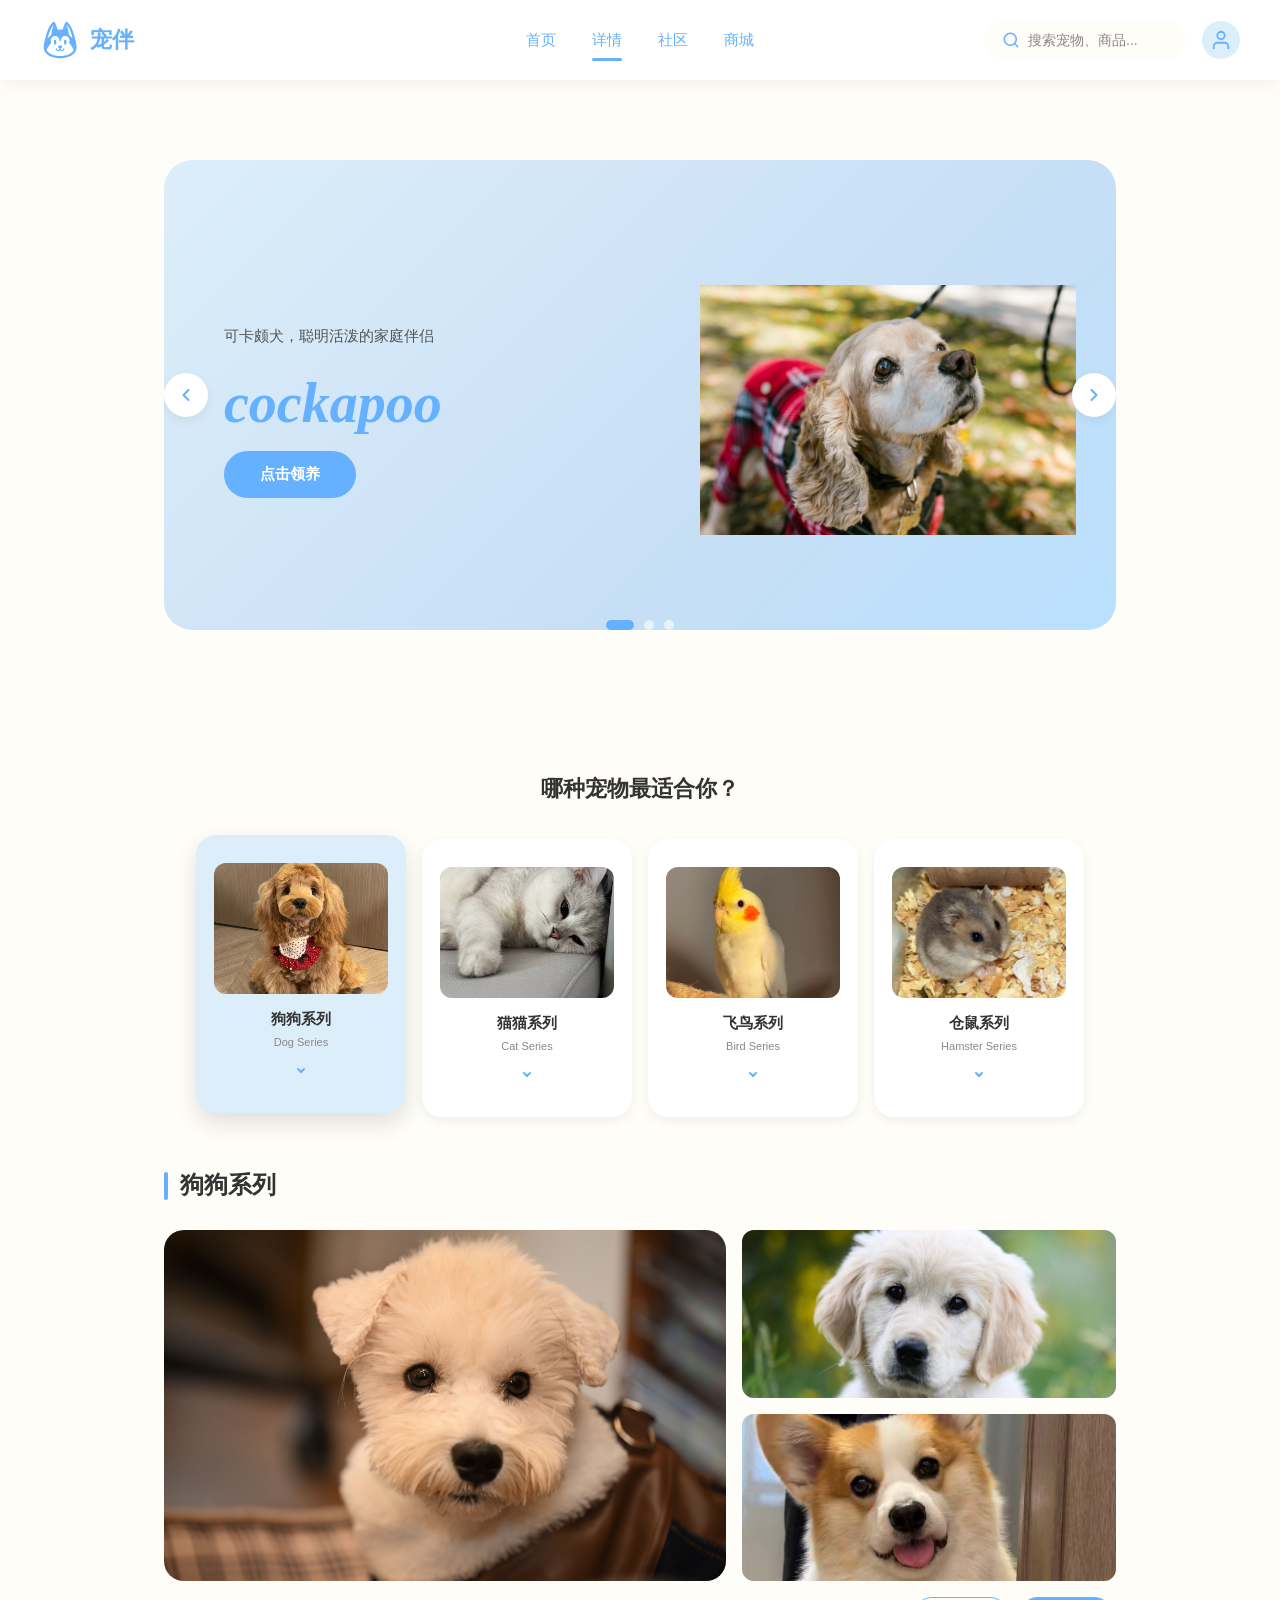
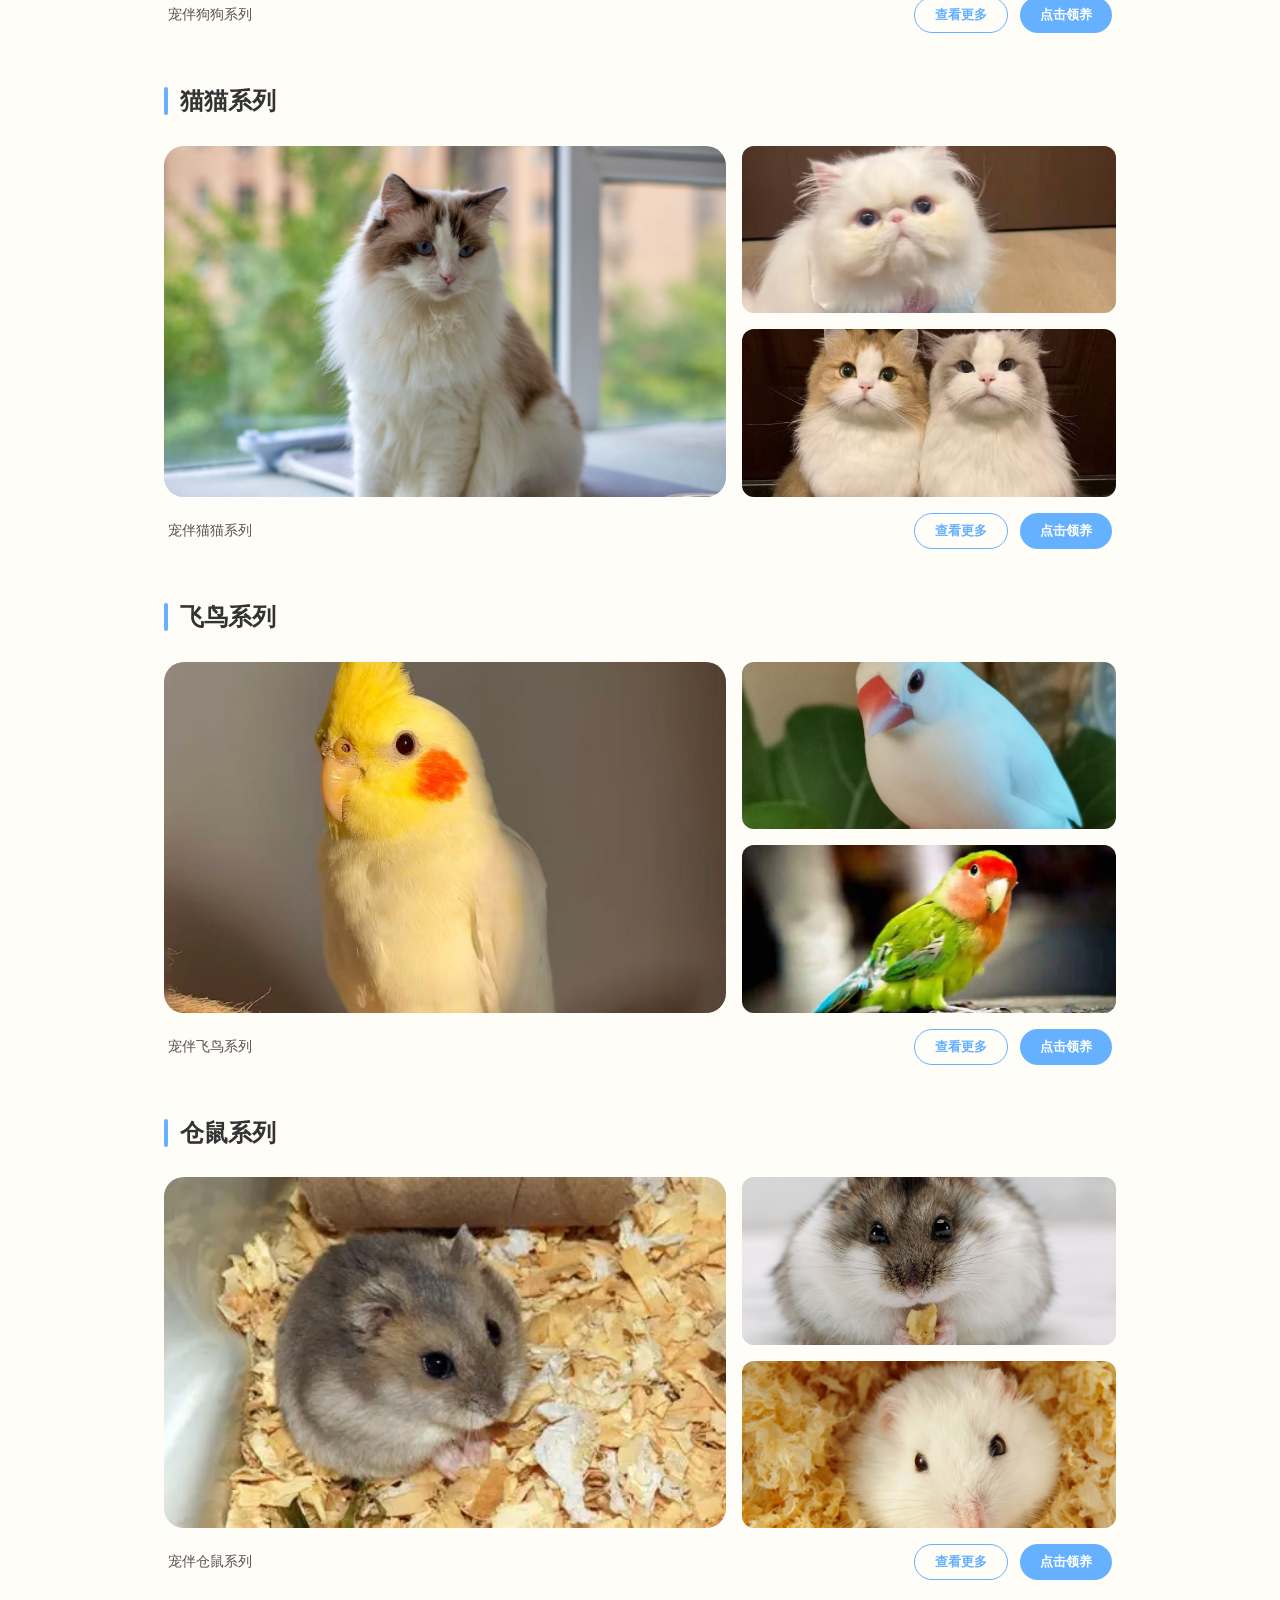
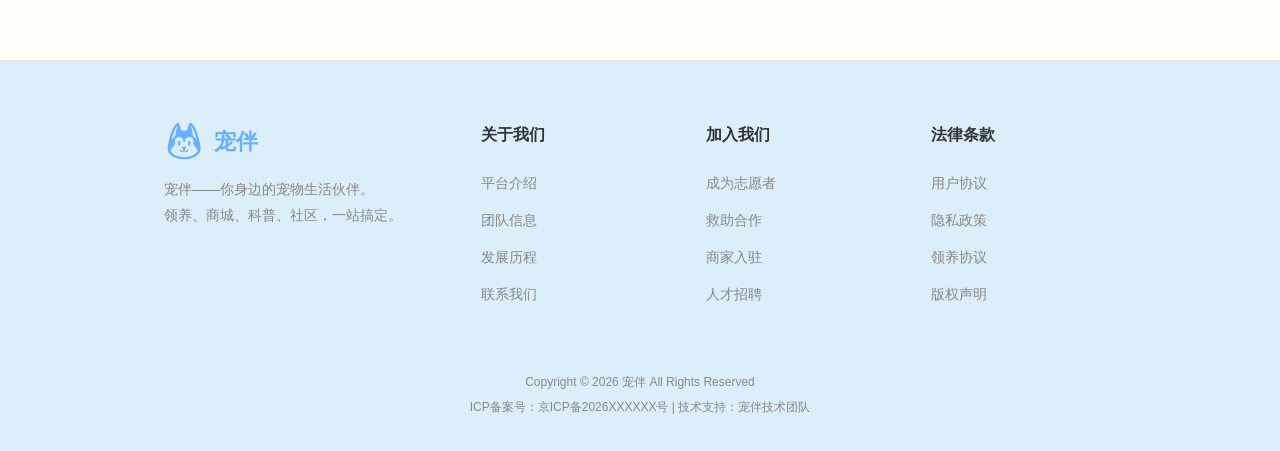
<file: detail.html>
<!DOCTYPE html>
<html lang="zh-CN">
<head>
  <meta charset="UTF-8">
  <meta name="viewport" content="width=device-width,initial-scale=1.0">
  <title>宠伴 - 详情</title>
  <link rel="stylesheet" href="css/style.css?v=20260605">
</head>
<body class="page-detail">

<!-- ===== 顶部导航栏 ===== -->
<header class="navbar">
  <a href="index.html" class="nav-logo">
    <img src="images/狗狗.svg" alt="宠伴" style="width:40px;height:40px;">
    宠伴
  </a>

  <nav class="nav-links">
    <a href="index.html">首页</a>
    <a href="detail.html" class="active">详情</a>
    <a href="community.html">社区</a>
    <a href="shop.html">商城</a>
  </nav>

  <div class="nav-actions">
    <div class="nav-search">
      <svg viewBox="0 0 24 24" fill="none" stroke="currentColor" stroke-width="2" stroke-linecap="round"><circle cx="11" cy="11" r="8"/><path d="M21 21l-4.35-4.35"/></svg>
      <input type="text" placeholder="搜索宠物、商品...">
    </div>
    <div class="nav-avatar" title="个人中心">
      <svg viewBox="0 0 24 24" fill="none" stroke="currentColor" stroke-width="2" stroke-linecap="round"><path d="M20 21v-2a4 4 0 00-4-4H8a4 4 0 00-4 4v2"/><circle cx="12" cy="7" r="4"/></svg>
    </div>
  </div>

  <div class="nav-toggle">
    <span></span><span></span><span></span>
  </div>
</header>

<!-- ===== 页面主体 ===== -->
<main class="page-body">

  <!-- ===== G. 领养与分类板块 ===== -->

  <!-- 领养Banner轮播区（三页） -->
  <section class="section">
    <div class="container">
      <div class="banner-slider" id="detailBannerSlider">
        <div class="banner-slides" id="detailBannerSlides">
          <!-- 第1页：可卡颇犬 -->
          <div class="banner-slide">
            <div class="adoption-hero">
              <div class="adoption-text">
                <p>可卡颇犬，聪明活泼的家庭伴侣</p>
                <div class="adoption-breed">cockapoo</div>
                <button class="btn-adopt">点击领养</button>
              </div>
              <div class="adoption-image">
                <img src="images/36.JPG" alt="可卡颇犬" style="width:100%;height:100%;object-fit:contain;">
              </div>
            </div>
          </div>
          <!-- 第2页：金毛犬 -->
          <div class="banner-slide">
            <div class="adoption-hero">
              <div class="adoption-text">
                <p>金毛寻回犬，温柔忠诚的暖心伴侣</p>
                <div class="adoption-breed">golden</div>
                <button class="btn-adopt">点击领养</button>
              </div>
              <div class="adoption-image">
                <img src="images/43.jpg" alt="金毛犬" style="width:100%;height:100%;object-fit:contain;">
              </div>
            </div>
          </div>
          <!-- 第3页：布偶猫 -->
          <div class="banner-slide">
            <div class="adoption-hero">
              <div class="adoption-text">
                <p>布偶猫，温柔粘人的仙女猫咪</p>
                <div class="adoption-breed">ragdoll</div>
                <button class="btn-adopt">点击领养</button>
              </div>
              <div class="adoption-image">
                <img src="images/29.JPG" alt="布偶猫" style="width:100%;height:100%;object-fit:contain;">
              </div>
            </div>
          </div>
        </div>
        <!-- 轮播箭头 -->
        <button class="carousel-arrow carousel-prev" id="detailBannerPrev" aria-label="上一页">
          <svg viewBox="0 0 24 24" fill="none" stroke="currentColor" stroke-width="2.5" stroke-linecap="round"><polyline points="15 18 9 12 15 6"/></svg>
        </button>
        <button class="carousel-arrow carousel-next" id="detailBannerNext" aria-label="下一页">
          <svg viewBox="0 0 24 24" fill="none" stroke="currentColor" stroke-width="2.5" stroke-linecap="round"><polyline points="9 18 15 12 9 6"/></svg>
        </button>
        <div class="banner-dots" id="detailBannerDots">
          <span class="banner-dot active" data-index="0"></span>
          <span class="banner-dot" data-index="1"></span>
          <span class="banner-dot" data-index="2"></span>
        </div>
      </div>
    </div>
  </section>

  <!-- 分类导航条 -->
  <section class="category-section">
    <div class="container">
      <div class="category-header">
        <h3>哪种宠物最适合你？</h3>
      </div>

      <div class="category-nav">
        <div class="category-tabs">
          <div class="category-tab active" data-series="dog">
            <div class="tab-img">
              <img src="images/21.JPG" alt="狗狗系列" style="width:100%;height:100%;object-fit:cover;">
            </div>
            <div class="tab-name">狗狗系列</div>
            <div class="tab-sub">Dog Series</div>
            <div class="tab-arrow">
              <svg viewBox="0 0 14 14" fill="none" stroke="currentColor" stroke-width="2" stroke-linecap="round"><polyline points="4 6 7 9 10 6"/></svg>
            </div>
          </div>
          <div class="category-tab" data-series="cat">
            <div class="tab-img">
              <img src="images/17.JPG" alt="猫猫系列" style="width:100%;height:100%;object-fit:cover;">
            </div>
            <div class="tab-name">猫猫系列</div>
            <div class="tab-sub">Cat Series</div>
            <div class="tab-arrow">
              <svg viewBox="0 0 14 14" fill="none" stroke="currentColor" stroke-width="2" stroke-linecap="round"><polyline points="4 6 7 9 10 6"/></svg>
            </div>
          </div>
          <div class="category-tab" data-series="bird">
            <div class="tab-img">
              <img src="images/26.JPG" alt="飞鸟系列" style="width:100%;height:100%;object-fit:cover;">
            </div>
            <div class="tab-name">飞鸟系列</div>
            <div class="tab-sub">Bird Series</div>
            <div class="tab-arrow">
              <svg viewBox="0 0 14 14" fill="none" stroke="currentColor" stroke-width="2" stroke-linecap="round"><polyline points="4 6 7 9 10 6"/></svg>
            </div>
          </div>
          <div class="category-tab" data-series="hamster">
            <div class="tab-img">
              <img src="images/42.jpg" alt="仓鼠系列" style="width:100%;height:100%;object-fit:cover;">
            </div>
            <div class="tab-name">仓鼠系列</div>
            <div class="tab-sub">Hamster Series</div>
            <div class="tab-arrow">
              <svg viewBox="0 0 14 14" fill="none" stroke="currentColor" stroke-width="2" stroke-linecap="round"><polyline points="4 6 7 9 10 6"/></svg>
            </div>
          </div>
        </div>
      </div>
    </div>
  </section>

  <!-- 狗狗系列 -->
  <section class="series-block" id="series-dog">
    <div class="container">
      <div class="series-title">狗狗系列</div>
      <div class="series-showcase">
        <div class="showcase-main">
          <img src="images/39.JPG" alt="狗狗系列主图" style="width:100%;height:100%;object-fit:cover;">
        </div>
        <div class="showcase-side">
          <div class="showcase-thumb">
            <img src="images/31.JPG" alt="狗狗缩略图1" style="width:100%;height:100%;object-fit:cover;">
          </div>
          <div class="showcase-thumb">
            <img src="images/19.JPG" alt="狗狗缩略图2" style="width:100%;height:100%;object-fit:cover;">
          </div>
        </div>
      </div>
      <div class="series-footer">
        <span class="series-label">宠伴狗狗系列</span>
        <div class="series-actions">
          <button class="btn-sm btn-more">查看更多</button>
          <button class="btn-sm btn-adopt-sm">点击领养</button>
        </div>
      </div>
    </div>
  </section>

  <!-- 猫猫系列 -->
  <section class="series-block" id="series-cat">
    <div class="container">
      <div class="series-title">猫猫系列</div>
      <div class="series-showcase">
        <div class="showcase-main">
          <img src="images/29.JPG" alt="猫猫系列主图" style="width:100%;height:100%;object-fit:cover;">
        </div>
        <div class="showcase-side">
          <div class="showcase-thumb">
            <img src="images/2.JPG" alt="猫猫缩略图1" style="width:100%;height:100%;object-fit:cover;">
          </div>
          <div class="showcase-thumb">
            <img src="images/11.JPG" alt="猫猫缩略图2" style="width:100%;height:100%;object-fit:cover;">
          </div>
        </div>
      </div>
      <div class="series-footer">
        <span class="series-label">宠伴猫猫系列</span>
        <div class="series-actions">
          <button class="btn-sm btn-more">查看更多</button>
          <button class="btn-sm btn-adopt-sm">点击领养</button>
        </div>
      </div>
    </div>
  </section>

  <!-- 飞鸟系列 -->
  <section class="series-block" id="series-bird">
    <div class="container">
      <div class="series-title">飞鸟系列</div>
      <div class="series-showcase">
        <div class="showcase-main">
          <img src="images/26.JPG" alt="飞鸟系列主图" style="width:100%;height:100%;object-fit:cover;">
        </div>
        <div class="showcase-side">
          <div class="showcase-thumb">
            <img src="images/1780717204302.jpeg" alt="飞鸟缩略图1" style="width:100%;height:100%;object-fit:cover;">
          </div>
          <div class="showcase-thumb">
            <img src="images/1780717216578.webp" alt="飞鸟缩略图2" style="width:100%;height:100%;object-fit:cover;">
          </div>
        </div>
      </div>
      <div class="series-footer">
        <span class="series-label">宠伴飞鸟系列</span>
        <div class="series-actions">
          <button class="btn-sm btn-more">查看更多</button>
          <button class="btn-sm btn-adopt-sm">点击领养</button>
        </div>
      </div>
    </div>
  </section>

  <!-- 仓鼠系列 -->
  <section class="series-block" id="series-hamster">
    <div class="container">
      <div class="series-title">仓鼠系列</div>
      <div class="series-showcase">
        <div class="showcase-main">
          <img src="images/42.jpg" alt="仓鼠系列主图" style="width:100%;height:100%;object-fit:cover;">
        </div>
        <div class="showcase-side">
          <div class="showcase-thumb">
            <img src="images/1780717721038.jpeg" alt="仓鼠缩略图1" style="width:100%;height:100%;object-fit:cover;">
          </div>
          <div class="showcase-thumb">
            <img src="images/1780717705070.jpeg" alt="仓鼠缩略图2" style="width:100%;height:100%;object-fit:cover;">
          </div>
        </div>
      </div>
      <div class="series-footer">
        <span class="series-label">宠伴仓鼠系列</span>
        <div class="series-actions">
          <button class="btn-sm btn-more">查看更多</button>
          <button class="btn-sm btn-adopt-sm">点击领养</button>
        </div>
      </div>
    </div>
  </section>

</main>

<!-- 页脚 -->
<footer class="footer">
  <div class="container">
    <div class="footer-grid">
      <div class="footer-brand">
        <a href="index.html" class="nav-logo">
          <img src="images/狗狗.svg" alt="宠伴" style="width:40px;height:40px;">
          宠伴
        </a>
        <p>宠伴——你身边的宠物生活伙伴。<br>领养、商城、科普、社区，一站搞定。</p>
      </div>
      <div class="footer-col">
        <h4>关于我们</h4>
        <ul>
          <li><a href="#">平台介绍</a></li>
          <li><a href="#">团队信息</a></li>
          <li><a href="#">发展历程</a></li>
          <li><a href="#">联系我们</a></li>
        </ul>
      </div>
      <div class="footer-col">
        <h4>加入我们</h4>
        <ul>
          <li><a href="#">成为志愿者</a></li>
          <li><a href="#">救助合作</a></li>
          <li><a href="#">商家入驻</a></li>
          <li><a href="#">人才招聘</a></li>
        </ul>
      </div>
      <div class="footer-col">
        <h4>法律条款</h4>
        <ul>
          <li><a href="#">用户协议</a></li>
          <li><a href="#">隐私政策</a></li>
          <li><a href="#">领养协议</a></li>
          <li><a href="#">版权声明</a></li>
        </ul>
      </div>
    </div>
    <div class="footer-bottom">
      <p>Copyright © 2026 宠伴 All Rights Reserved</p>
      <p>ICP备案号：京ICP备2026XXXXXX号 | 技术支持：宠伴技术团队</p>
    </div>
  </div>
</footer>

<div class="back-to-top" title="回到顶部">
  <svg viewBox="0 0 24 24" fill="none" stroke="currentColor" stroke-width="2.5" stroke-linecap="round"><polyline points="18 15 12 9 6 15"/></svg>
</div>

<script src="js/main.js?v=20260605"></script>
</body>
</html>
</file>
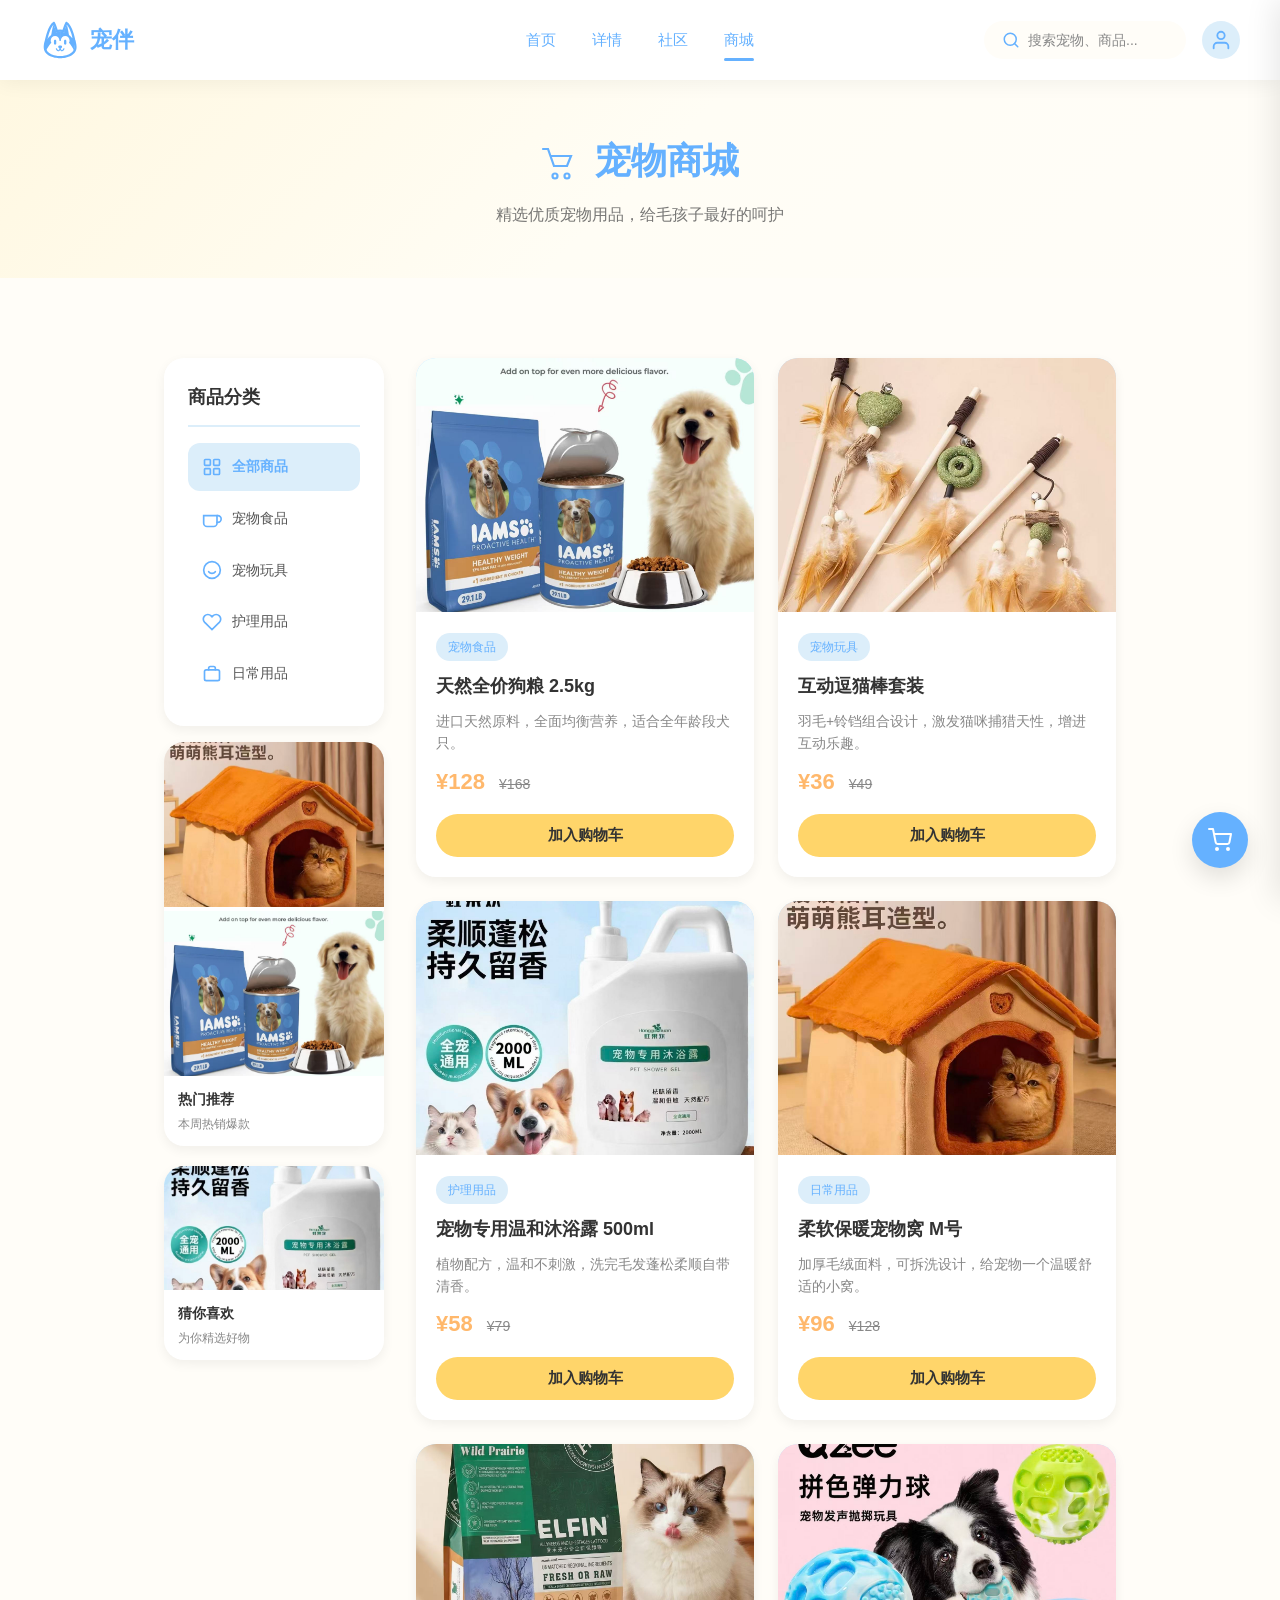
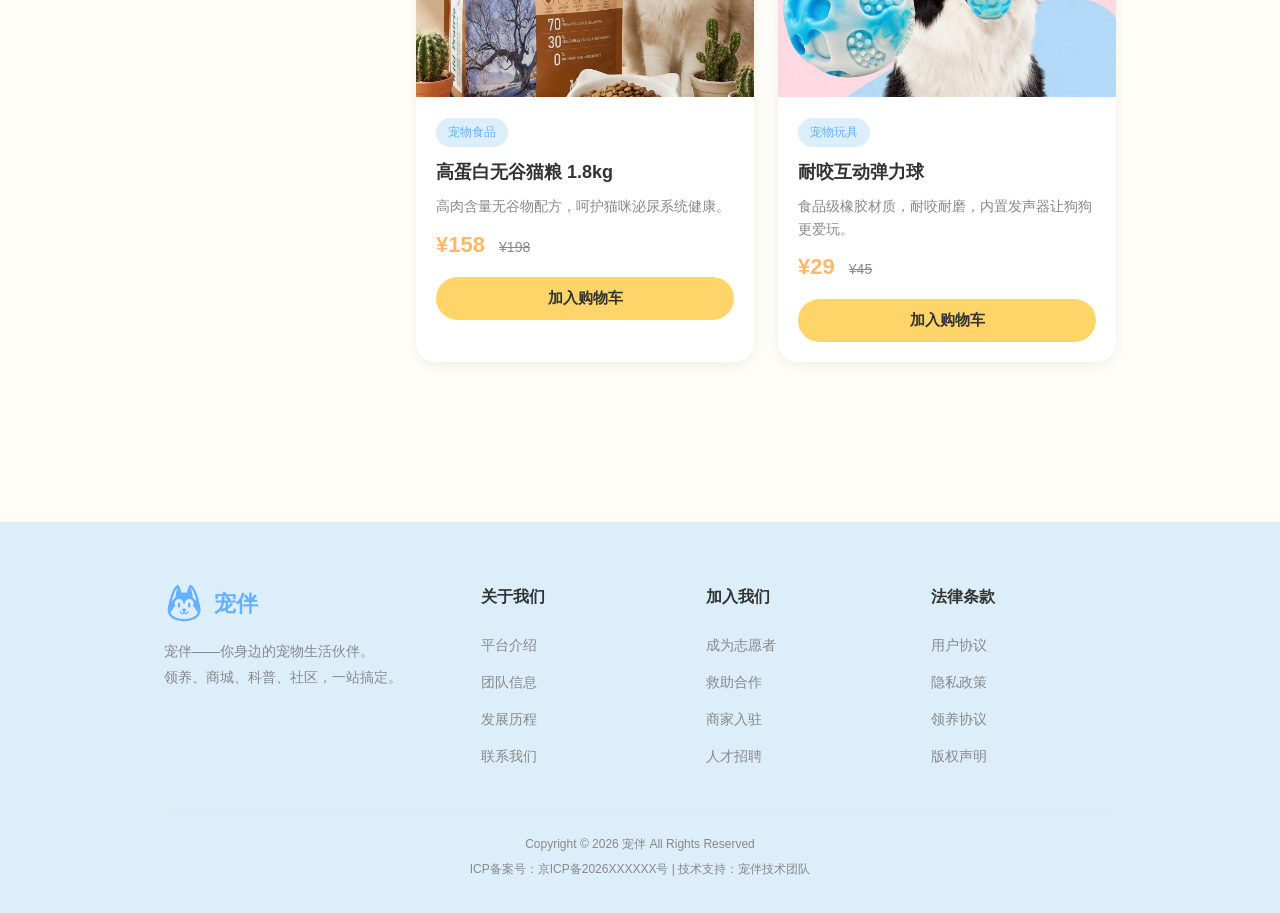
<file: shop.html>
<!DOCTYPE html>
<html lang="zh-CN">
<head>
  <meta charset="UTF-8">
  <meta name="viewport" content="width=device-width,initial-scale=1.0">
  <title>宠伴 - 商城</title>
  <link rel="stylesheet" href="css/style.css?v=20260606">
</head>
<body>

<!-- ===== 全局导航栏 ===== -->
<header class="navbar">
  <a href="index.html" class="nav-logo">
    <img src="images/狗狗.svg" alt="宠伴" style="width:40px;height:40px;">
    宠伴
  </a>

  <nav class="nav-links">
    <a href="index.html">首页</a>
    <a href="detail.html">详情</a>
    <a href="community.html">社区</a>
    <a href="shop.html" class="active">商城</a>
  </nav>

  <div class="nav-actions">
    <div class="nav-search">
      <svg viewBox="0 0 24 24" fill="none" stroke="currentColor" stroke-width="2" stroke-linecap="round"><circle cx="11" cy="11" r="8"/><path d="M21 21l-4.35-4.35"/></svg>
      <input type="text" placeholder="搜索宠物、商品...">
    </div>
    <div class="nav-avatar" title="个人中心">
      <svg viewBox="0 0 24 24" fill="none" stroke="currentColor" stroke-width="2" stroke-linecap="round"><path d="M20 21v-2a4 4 0 00-4-4H8a4 4 0 00-4 4v2"/><circle cx="12" cy="7" r="4"/></svg>
    </div>
  </div>

  <div class="nav-toggle">
    <span></span><span></span><span></span>
  </div>
</header>

<!-- ===== 页面主体 ===== -->
<main class="page-body">

  <!-- ① Banner -->
  <section class="shop-banner">
    <div class="container">
      <h1>
        <svg viewBox="0 0 36 36" fill="none" stroke="currentColor" stroke-width="2.2" stroke-linecap="round" style="width:36px;height:36px;vertical-align:middle;margin-right:8px;"><circle cx="14" cy="31" r="2.5"/><circle cx="26" cy="31" r="2.5"/><path d="M2 4h5l6 17h13l4-10H10"/></svg>
        宠物商城
      </h1>
      <p>精选优质宠物用品，给毛孩子最好的呵护</p>
    </div>
  </section>

  <!-- 商城主体区域 -->
  <section class="section">
    <div class="container">
      <div class="shop-layout">

        <!-- ② 左侧列 -->
        <div class="shop-left-col">
        <aside class="shop-toolbar">
          <h3>商品分类</h3>
          <div class="shop-category active" data-filter="all">
            <svg viewBox="0 0 24 24" fill="none" stroke="currentColor" stroke-width="2" stroke-linecap="round"><rect x="3" y="3" width="7" height="7" rx="1"/><rect x="14" y="3" width="7" height="7" rx="1"/><rect x="3" y="14" width="7" height="7" rx="1"/><rect x="14" y="14" width="7" height="7" rx="1"/></svg>
            全部商品
          </div>
          <div class="shop-category" data-filter="food">
            <svg viewBox="0 0 24 24" fill="none" stroke="currentColor" stroke-width="2" stroke-linecap="round"><path d="M18 8h1a4 4 0 010 8h-1"/><path d="M2 8h16v9a4 4 0 01-4 4H6a4 4 0 01-4-4V8z"/></svg>
            宠物食品
          </div>
          <div class="shop-category" data-filter="toy">
            <svg viewBox="0 0 24 24" fill="none" stroke="currentColor" stroke-width="2" stroke-linecap="round"><circle cx="12" cy="12" r="10"/><path d="M8 14s1.5 2 4 2 4-2 4-2"/></svg>
            宠物玩具
          </div>
          <div class="shop-category" data-filter="care">
            <svg viewBox="0 0 24 24" fill="none" stroke="currentColor" stroke-width="2" stroke-linecap="round"><path d="M20.84 4.61a5.5 5.5 0 00-7.78 0L12 5.67l-1.06-1.06a5.5 5.5 0 00-7.78 7.78l1.06 1.06L12 21.23l7.78-7.78 1.06-1.06a5.5 5.5 0 000-7.78z"/></svg>
            护理用品
          </div>
          <div class="shop-category" data-filter="supplies">
            <svg viewBox="0 0 24 24" fill="none" stroke="currentColor" stroke-width="2" stroke-linecap="round"><rect x="3" y="7" width="18" height="13" rx="2"/><path d="M8 7V5a2 2 0 012-2h4a2 2 0 012 2v2"/></svg>
            日常用品
          </div>
        </aside>

        <!-- ②½ 左侧独立卡片 -->
        <div class="shop-sidebar-cards">
          <div class="sidebar-feature-card">
            <div class="sidebar-feature-img-row">
              <img src="images/9.JPG" alt="热门推荐1">
              <img src="images/3.JPG" alt="热门推荐2">
            </div>
            <div class="sidebar-feature-info">
              <h4>热门推荐</h4>
              <p>本周热销爆款</p>
            </div>
          </div>
          <div class="sidebar-feature-card" style="margin-top:20px;">
            <div class="sidebar-feature-img">
              <img src="images/1.JPG" alt="猜你喜欢">
            </div>
            <div class="sidebar-feature-info">
              <h4>猜你喜欢</h4>
              <p>为你精选好物</p>
            </div>
          </div>
        </div>
        </div><!-- /shop-left-col -->

        <!-- ③ 商品区域（2列Grid，6个商品） -->
        <div class="shop-products" id="shopProductGrid">
          <!-- 商品1 -->
          <div class="card product-card fade-in-up" data-category="food" data-id="1" data-name="天然全价狗粮 2.5kg" data-price="128">
            <div class="card-img" style="position:relative;overflow:hidden;"><img src="images/3.JPG" alt="天然全价狗粮" style="position:absolute;top:0;left:0;width:100%;height:100%;object-fit:cover;"></div>
            <div class="card-body">
              <span class="card-tag">宠物食品</span>
              <h3 class="card-title">天然全价狗粮 2.5kg</h3>
              <p class="card-desc">进口天然原料，全面均衡营养，适合全年龄段犬只。</p>
              <div class="product-price">¥128 <span>¥168</span></div>
              <button class="btn btn-warm add-to-cart-btn">加入购物车</button>
            </div>
          </div>

          <!-- 商品2 -->
          <div class="card product-card fade-in-up" data-category="toy" data-id="2" data-name="互动逗猫棒套装" data-price="36">
            <div class="card-img" style="position:relative;overflow:hidden;"><img src="images/8.JPG" alt="互动逗猫棒套装" style="position:absolute;top:0;left:0;width:100%;height:100%;object-fit:cover;"></div>
            <div class="card-body">
              <span class="card-tag">宠物玩具</span>
              <h3 class="card-title">互动逗猫棒套装</h3>
              <p class="card-desc">羽毛+铃铛组合设计，激发猫咪捕猎天性，增进互动乐趣。</p>
              <div class="product-price">¥36 <span>¥49</span></div>
              <button class="btn btn-warm add-to-cart-btn">加入购物车</button>
            </div>
          </div>

          <!-- 商品3 -->
          <div class="card product-card fade-in-up" data-category="care" data-id="3" data-name="宠物专用温和沐浴露 500ml" data-price="58">
            <div class="card-img" style="position:relative;overflow:hidden;"><img src="images/1.JPG" alt="宠物专用温和沐浴露" style="position:absolute;top:0;left:0;width:100%;height:100%;object-fit:cover;"></div>            <div class="card-body">
              <span class="card-tag">护理用品</span>
              <h3 class="card-title">宠物专用温和沐浴露 500ml</h3>
              <p class="card-desc">植物配方，温和不刺激，洗完毛发蓬松柔顺自带清香。</p>
              <div class="product-price">¥58 <span>¥79</span></div>
              <button class="btn btn-warm add-to-cart-btn">加入购物车</button>
            </div>
          </div>

          <!-- 商品4 -->
          <div class="card product-card fade-in-up" data-category="supplies" data-id="4" data-name="柔软保暖宠物窝 M号" data-price="96">
            <div class="card-img" style="position:relative;overflow:hidden;"><img src="images/9.JPG" alt="柔软保暖宠物窝" style="position:absolute;top:0;left:0;width:100%;height:100%;object-fit:cover;"></div>            <div class="card-body">
              <span class="card-tag">日常用品</span>
              <h3 class="card-title">柔软保暖宠物窝 M号</h3>
              <p class="card-desc">加厚毛绒面料，可拆洗设计，给宠物一个温暖舒适的小窝。</p>
              <div class="product-price">¥96 <span>¥128</span></div>
              <button class="btn btn-warm add-to-cart-btn">加入购物车</button>
            </div>
          </div>

          <!-- 商品5 -->
          <div class="card product-card fade-in-up" data-category="food" data-id="5" data-name="高蛋白无谷猫粮 1.8kg" data-price="158">
            <div class="card-img" style="position:relative;overflow:hidden;"><img src="images/6.JPG" alt="高蛋白无谷猫粮" style="position:absolute;top:0;left:0;width:100%;height:100%;object-fit:cover;"></div>            <div class="card-body">
              <span class="card-tag">宠物食品</span>
              <h3 class="card-title">高蛋白无谷猫粮 1.8kg</h3>
              <p class="card-desc">高肉含量无谷物配方，呵护猫咪泌尿系统健康。</p>
              <div class="product-price">¥158 <span>¥198</span></div>
              <button class="btn btn-warm add-to-cart-btn">加入购物车</button>
            </div>
          </div>

          <!-- 商品6 -->
          <div class="card product-card fade-in-up" data-category="toy" data-id="6" data-name="耐咬互动弹力球" data-price="29">
            <div class="card-img" style="position:relative;overflow:hidden;"><img src="images/18.JPG" alt="耐咬互动弹力球" style="position:absolute;top:0;left:0;width:100%;height:100%;object-fit:cover;"></div>            <div class="card-body">
              <span class="card-tag">宠物玩具</span>
              <h3 class="card-title">耐咬互动弹力球</h3>
              <p class="card-desc">食品级橡胶材质，耐咬耐磨，内置发声器让狗狗更爱玩。</p>
              <div class="product-price">¥29 <span>¥45</span></div>
              <button class="btn btn-warm add-to-cart-btn">加入购物车</button>
            </div>
          </div>
        </div>

      </div>
    </div>
  </section>

</main>

<!-- ============ 购物车面板 ============ -->
<aside class="cart-panel" id="cartPanel">
  <div class="cart-panel__header">
    <h3 class="cart-panel__title">
      <svg class="cart-panel__title-icon" viewBox="0 0 24 24" fill="none" stroke="currentColor" stroke-width="2" stroke-linecap="round" stroke-linejoin="round">
        <circle cx="9" cy="21" r="1"/><circle cx="20" cy="21" r="1"/>
        <path d="M1 1h4l2.68 13.39a2 2 0 0 0 2 1.61h9.72a2 2 0 0 0 2-1.61L23 6H6"/>
      </svg>
      购物车
    </h3>
    <button class="cart-panel__close" id="cartClose" aria-label="关闭购物车">&times;</button>
  </div>

  <div class="cart-panel__items" id="cartItems">
    <!-- JS动态渲染 -->
  </div>

  <div class="cart-panel__footer">
    <div class="cart-panel__total">
      <span>合计：</span>
      <span class="cart-panel__total-price" id="cartTotal">¥0</span>
    </div>
    <div class="cart-panel__actions">
      <button class="btn btn-outline btn-sm" id="cartClear">清空购物车</button>
      <button class="btn btn-primary btn-sm" id="cartOrder">下单</button>
    </div>
  </div>
</aside>

<!-- 购物车悬浮按钮 -->
<button class="cart-float-btn" id="cartFloatBtn" aria-label="购物车">
  <svg viewBox="0 0 24 24" fill="none" stroke="currentColor" stroke-width="2" stroke-linecap="round" stroke-linejoin="round" width="24" height="24">
    <circle cx="9" cy="21" r="1"/><circle cx="20" cy="21" r="1"/>
    <path d="M1 1h4l2.68 13.39a2 2 0 0 0 2 1.61h9.72a2 2 0 0 0 2-1.61L23 6H6"/>
  </svg>
  <span class="cart-float-btn__count" id="cartFloatCount"></span>
</button>

<!-- ④ 页脚 -->
<footer class="footer">
  <div class="container">
    <div class="footer-grid">
      <div class="footer-brand">
        <a href="index.html" class="nav-logo">
          <img src="images/狗狗.svg" alt="宠伴" style="width:40px;height:40px;">
          宠伴
        </a>
        <p>宠伴——你身边的宠物生活伙伴。<br>领养、商城、科普、社区，一站搞定。</p>
      </div>
      <div class="footer-col">
        <h4>关于我们</h4>
        <ul>
          <li><a href="#">平台介绍</a></li>
          <li><a href="#">团队信息</a></li>
          <li><a href="#">发展历程</a></li>
          <li><a href="#">联系我们</a></li>
        </ul>
      </div>
      <div class="footer-col">
        <h4>加入我们</h4>
        <ul>
          <li><a href="#">成为志愿者</a></li>
          <li><a href="#">救助合作</a></li>
          <li><a href="#">商家入驻</a></li>
          <li><a href="#">人才招聘</a></li>
        </ul>
      </div>
      <div class="footer-col">
        <h4>法律条款</h4>
        <ul>
          <li><a href="#">用户协议</a></li>
          <li><a href="#">隐私政策</a></li>
          <li><a href="#">领养协议</a></li>
          <li><a href="#">版权声明</a></li>
        </ul>
      </div>
    </div>
    <div class="footer-bottom">
      <p>Copyright © 2026 宠伴 All Rights Reserved</p>
      <p>ICP备案号：京ICP备2026XXXXXX号 | 技术支持：宠伴技术团队</p>
    </div>
  </div>
</footer>

<script src="js/main.js?v=20260606"></script>
</body>
</html>
</file>
<file: css/style.css>
/* ========================================
   宠伴 - 全局样式表
   仅此一个CSS文件，全站共用
   ======================================== */

/* --- CSS 变量 --- */
:root {
  --primary: #b8e0ff;
  --bg: #fffdf8;
  --aux-yellow: #ffd56a;
  --aux-orange: #ffb86c;
  --accent: #65b1ff;
  --text: #555555;
  --text-light: #888888;
  --text-dark: #333333;
  --white: #ffffff;
  --border: #e8e8e8;
  --light-blue: #dceefa;
  --bright-blue: #65b1ff;
  --shadow-light: 0 4px 12px rgba(0,0,0,.06);
  --shadow-hover: 0 10px 25px rgba(0,0,0,.12);
  --radius: 20px;
  --radius-sm: 12px;
  --radius-lg: 28px;
  --transition: .3s;
  --nav-height: 80px;
  --max-width: 1200px;
}

/* --- CSS Reset --- */
*,*::before,*::after{box-sizing:border-box;margin:0;padding:0}
html{scroll-behavior:smooth;-webkit-font-smoothing:antialiased}
body{
  font-family:"PingFang SC","Hiragino Sans GB","Microsoft YaHei","Noto Sans SC",sans-serif;
  color:var(--text);
  background:var(--bg);
  line-height:1.7;
  overflow-x:hidden;
  min-height:100vh;
}
a{text-decoration:none;color:inherit}
ul,ol{list-style:none}
img{max-width:100%;height:auto;display:block}
button{cursor:pointer;border:none;outline:none;font-family:inherit}
input{font-family:inherit;outline:none;border:none}

/* --- 通用容器 --- */
.container{
  max-width:var(--max-width);
  margin:0 auto;
  padding:0 24px;
}

/* --- 全局导航栏 --- */
.navbar{
  position:fixed;
  top:0;left:0;right:0;
  height:var(--nav-height);
  background:var(--white);
  box-shadow:0 2px 20px rgba(0,0,0,.06);
  display:flex;
  align-items:center;
  justify-content:space-between;
  padding:0 40px;
  z-index:1000;
}
.nav-logo{
  display:flex;
  align-items:center;
  gap:10px;
  font-size:22px;
  font-weight:700;
  color:var(--accent);
}
.nav-logo svg,
.nav-logo img{width:40px;height:40px}
.nav-links{
  position:absolute;
  left:50%;
  transform:translateX(-50%);
  display:flex;
  align-items:center;
  gap:36px;
}
.nav-links a{
  font-size:15px;
  color:var(--accent);
  font-weight:500;
  padding:8px 0;
  position:relative;
  transition:color var(--transition);
}
.nav-links a::after{
  content:"";
  position:absolute;
  bottom:0;left:50%;
  transform:translateX(-50%);
  width:0;height:2.5px;
  background:var(--accent);
  border-radius:2px;
  transition:width var(--transition);
}
.nav-links a:hover,
.nav-links a.active{color:var(--accent)}
.nav-links a:hover::after,
.nav-links a.active::after{width:100%}
.nav-actions{
  display:flex;
  align-items:center;
  gap:16px;
}
.nav-search{
  display:flex;
  align-items:center;
  background:var(--bg);
  border-radius:25px;
  padding:8px 16px;
  gap:8px;
  border:2px solid transparent;
  transition:all var(--transition);
}
.nav-search:focus-within{
  border-color:var(--light-blue);
  background:var(--white);
}
.nav-search input{
  background:transparent;
  width:140px;
  font-size:14px;
  color:var(--text);
}
.nav-search input::placeholder{color:var(--text-light)}
.nav-search svg{width:18px;height:18px;color:var(--accent)}
.nav-avatar{
  width:38px;height:38px;
  border-radius:50%;
  background:var(--light-blue);
  display:flex;
  align-items:center;
  justify-content:center;
  transition:all var(--transition);
}
.nav-avatar:hover{transform:scale(1.08)}
.nav-avatar svg{width:22px;height:22px;color:var(--accent)}

/* 移动端菜单按钮 */
.nav-toggle{
  display:none;
  flex-direction:column;
  gap:5px;
  cursor:pointer;
  padding:8px;
}
.nav-toggle span{
  width:24px;height:2.5px;
  background:var(--accent);
  border-radius:2px;
  transition:all var(--transition);
}

/* --- 全局页脚 --- */
.footer{
  background:var(--light-blue);
  border-top:1px solid var(--border);
  padding:60px 0 30px;
  margin-top:80px;
}
.footer-grid{
  display:grid;
  grid-template-columns:1.5fr 1fr 1fr 1fr;
  gap:40px;
  margin-bottom:40px;
}
.footer-brand .nav-logo{margin-bottom:16px}
.footer-brand p{color:var(--text-light);font-size:14px;line-height:1.8}
.footer-col h4{
  font-size:16px;
  color:var(--text-dark);
  margin-bottom:20px;
  font-weight:600;
}
.footer-col ul{display:flex;flex-direction:column;gap:10px}
.footer-col ul a{
  font-size:14px;
  color:var(--text-light);
  transition:color var(--transition);
}
.footer-col ul a:hover{color:var(--accent)}
.footer-bottom{
  border-top:1px solid var(--border);
  padding-top:24px;
  text-align:center;
  font-size:12px;
  color:var(--text-light);
}
.footer-bottom p{margin-bottom:4px}

/* --- 按钮样式 --- */
.btn{
  display:inline-flex;
  align-items:center;
  justify-content:center;
  gap:6px;
  padding:12px 28px;
  border-radius:25px;
  font-size:15px;
  font-weight:600;
  transition:all var(--transition);
  cursor:pointer;
}
.btn-primary{
  background:var(--accent);
  color:var(--white);
}
.btn-primary:hover{
  background:#4a9de0;
  transform:translateY(-3px);
  box-shadow:var(--shadow-hover);
}
.btn-outline{
  background:transparent;
  color:var(--accent);
  border:2px solid var(--accent);
}
.btn-outline:hover{
  background:var(--accent);
  color:var(--white);
  transform:translateY(-3px);
  box-shadow:var(--shadow-hover);
}
.btn-warm{
  background:var(--aux-yellow);
  color:var(--text-dark);
}
.btn-warm:hover{
  background:#f0c555;
  transform:translateY(-3px);
  box-shadow:var(--shadow-hover);
}

/* --- 卡片样式 --- */
.card{
  background:var(--white);
  border-radius:var(--radius);
  overflow:hidden;
  transition:all var(--transition);
  box-shadow:var(--shadow-light);
}
.card:hover{
  transform:translateY(-6px);
  box-shadow:var(--shadow-hover);
}
.card-img{
  width:100%;
  aspect-ratio:4/3;
  object-fit:cover;
  background:var(--primary);
}
.card-body{padding:20px}
.card-title{
  font-size:18px;
  font-weight:600;
  color:var(--text-dark);
  margin-bottom:8px;
}
.card-desc{
  font-size:14px;
  color:var(--text-light);
  line-height:1.6;
}
.card-tag{
  display:inline-block;
  padding:4px 12px;
  border-radius:15px;
  font-size:12px;
  font-weight:500;
  background:var(--light-blue);
  color:var(--accent);
  margin-bottom:10px;
}

/* --- 区域标题 --- */
.section-title{
  text-align:center;
  margin-bottom:48px;
}
.section-title h2{
  font-size:32px;
  font-weight:700;
  color:var(--text-dark);
  margin-bottom:12px;
  position:relative;
  display:inline-block;
}
.section-title h2::after{
  content:"";
  position:absolute;
  bottom:-8px;left:50%;
  transform:translateX(-50%);
  width:50px;height:4px;
  background:var(--aux-yellow);
  border-radius:2px;
}
.section-title p{
  font-size:15px;
  color:var(--text-light);
  max-width:500px;
  margin:16px auto 0;
}
.section{
  padding:80px 0;
}

/* --- Banner --- */
.banner{
  position:relative;
  width:100%;
  min-height:520px;
  display:flex;
  align-items:center;
  justify-content:center;
  overflow:hidden;
  background:linear-gradient(135deg,var(--primary) 0%,#d4eaff 50%,#e8f4ff 100%);
  margin-top:var(--nav-height);
}
.banner-inner{
  display:flex;
  align-items:center;
  justify-content:space-between;
  width:100%;
  max-width:var(--max-width);
  padding:60px 24px;
  gap:40px;
}
.banner-text{flex:1}
.banner-text h1{
  font-size:44px;
  font-weight:800;
  color:var(--accent);
  line-height:1.3;
  margin-bottom:16px;
}
.banner-text p{
  font-size:17px;
  color:var(--text);
  margin-bottom:28px;
  line-height:1.8;
}
.banner-text .btn-group{display:flex;gap:14px;flex-wrap:wrap}
.banner-img{
  flex:1;
  display:flex;
  justify-content:center;
  align-items:center;
}
.banner-img img{
  max-width:420px;
  border-radius:var(--radius-lg);
  box-shadow:var(--shadow-hover);
}

/* Banner轮播 */
.banner-slider{
  position:relative;
  width:100%;
  overflow:hidden;
  border-radius:var(--radius-lg);
}
.banner-slides{display:flex;transition:transform .5s ease}
.banner-slide{min-width:100%}
.banner-dots{
  display:flex;
  justify-content:center;
  gap:10px;
  margin-top:-40px;
  position:relative;
  z-index:2;
}
.banner-dot{
  width:10px;height:10px;
  border-radius:50%;
  background:rgba(255,255,255,.6);
  cursor:pointer;
  transition:all var(--transition);
}
.banner-dot.active{
  background:var(--accent);
  width:28px;
  border-radius:5px;
}

/* --- 详情页 - 板块标题文字颜色 --- */
.page-detail .section-title h2{color:var(--accent)}
.page-detail .section-title h2::after{background:var(--accent)}

/* --- 详情页 - 首屏大图区 --- */
.detail-hero{
  margin-top:var(--nav-height);
  width:100%;
  min-height:450px;
  background:linear-gradient(180deg,var(--primary) 0%,var(--bg) 100%);
  display:flex;
  align-items:center;
  justify-content:center;
  text-align:center;
  padding:80px 24px;
}
.detail-hero-content h1{
  font-size:40px;
  color:var(--accent);
  font-weight:800;
  margin-bottom:12px;
}
.detail-hero-content p{
  font-size:17px;
  color:var(--text);
  max-width:600px;
  margin:0 auto;
}

/* --- 详情页 - 适合你的宠物 --- */
.suit-section{background:var(--white)}
.suit-grid{
  display:grid;
  grid-template-columns:repeat(3,1fr);
  gap:24px;
}
.suit-card{
  text-align:center;
  padding:36px 24px;
}
.suit-card .suit-icon{
  width:80px;height:80px;
  margin:0 auto 20px;
  background:var(--bg);
  border-radius:50%;
  display:flex;
  align-items:center;
  justify-content:center;
}
.suit-card .suit-icon svg{width:40px;height:40px;color:var(--accent)}
.suit-card h3{font-size:18px;color:var(--text-dark);margin-bottom:8px}

/* --- 详情页 - 系列卡片 --- */
.series-grid{
  display:grid;
  grid-template-columns:repeat(3,1fr);
  gap:24px;
}
.series-card .card-img{aspect-ratio:3/2}

/* --- 社区页 --- */
.community-layout{
  display:grid;
  grid-template-columns:1fr 300px;
  gap:32px;
  align-items:start;
}

/* 右侧固定侧边栏 */
.community-sidebar{
  position:sticky;
  top:calc(var(--nav-height) + 24px);
  background:var(--white);
  border-radius:var(--radius);
  padding:24px;
  box-shadow:var(--shadow-light);
}
.community-sidebar h3{
  font-size:18px;
  color:var(--text-dark);
  margin-bottom:16px;
  padding-bottom:12px;
  border-bottom:2px solid var(--light-blue);
}
.sidebar-item{
  display:flex;
  align-items:center;
  gap:10px;
  padding:12px 0;
  border-bottom:1px solid var(--border);
  cursor:pointer;
  transition:all var(--transition);
  font-size:14px;
  color:var(--text);
}
.sidebar-item:hover{color:var(--accent);padding-left:4px}
.sidebar-item svg{width:20px;height:20px;color:var(--accent)}

/* 社区帖子 */
.posts-list{
  display:flex;
  flex-direction:column;
  gap:16px;
}
.post-card{
  display:flex;
  gap:16px;
  padding:20px;
  background:var(--white);
  border-radius:var(--radius);
  box-shadow:var(--shadow-light);
  transition:all var(--transition);
}
.post-card:hover{
  transform:translateY(-3px);
  box-shadow:var(--shadow-hover);
}
.post-avatar{
  width:48px;height:48px;
  border-radius:50%;
  background:var(--light-blue);
  flex-shrink:0;
  display:flex;
  align-items:center;
  justify-content:center;
}
.post-avatar svg{width:24px;height:24px;color:var(--accent)}
.post-content{flex:1}
.post-content h4{
  font-size:16px;
  color:var(--text-dark);
  margin-bottom:6px;
  font-weight:600;
}
.post-content p{font-size:14px;color:var(--text-light);line-height:1.6}
.post-meta{
  display:flex;
  gap:16px;
  margin-top:10px;
  font-size:12px;
  color:var(--text-light);
}

/* 百科模块 - 左右卡片 + 中间弹窗浮层 */
.encyclopedia-area{
  position:relative;
  display:grid;
  grid-template-columns:1fr 1fr;
  gap:24px;
}
.encyclopedia-overlay{
  position:fixed;
  top:0;left:0;right:0;bottom:0;
  background:rgba(0,0,0,.4);
  z-index:2000;
  display:none;
  justify-content:center;
  align-items:center;
}
.encyclopedia-overlay.active{display:flex}
.encyclopedia-popup{
  background:var(--white);
  border-radius:var(--radius-lg);
  padding:40px;
  max-width:600px;
  width:90%;
  max-height:80vh;
  overflow-y:auto;
  position:relative;
  z-index:2001;
  box-shadow:0 20px 60px rgba(0,0,0,.2);
}
.encyclopedia-popup h3{
  font-size:24px;
  color:var(--text-dark);
  margin-bottom:16px;
}
.encyclopedia-popup p{
  font-size:15px;
  color:var(--text);
  line-height:1.9;
  margin-bottom:12px;
}
.encyclopedia-close{
  position:absolute;
  top:16px;right:16px;
  width:36px;height:36px;
  border-radius:50%;
  background:var(--bg);
  display:flex;
  align-items:center;
  justify-content:center;
  cursor:pointer;
  transition:all var(--transition);
  font-size:20px;
  color:var(--text);
}
.encyclopedia-close:hover{background:var(--light-blue);color:var(--accent)}
.encyclopedia-card{
  background:var(--white);
  border-radius:var(--radius);
  padding:28px;
  box-shadow:var(--shadow-light);
  cursor:pointer;
  transition:all var(--transition);
}
.encyclopedia-card:hover{
  transform:translateY(-6px);
  box-shadow:var(--shadow-hover);
}
.encyclopedia-card h4{font-size:18px;color:var(--text-dark);margin-bottom:10px}
.encyclopedia-card p{font-size:14px;color:var(--text-light);line-height:1.7}

/* 掌上医生 */
.doctor-grid{
  display:grid;
  grid-template-columns:repeat(3,1fr);
  gap:24px;
}
.doctor-card{
  text-align:center;
  padding:32px 20px;
}
.doctor-card .doctor-icon{
  width:70px;height:70px;
  margin:0 auto 16px;
  background:var(--bg);
  border-radius:50%;
  display:flex;
  align-items:center;
  justify-content:center;
}
.doctor-card .doctor-icon svg{width:32px;height:32px;color:var(--accent)}

/* 智能问答 */
.qa-area{
  max-width:700px;
  margin:0 auto;
}
.qa-input-wrap{
  display:flex;
  gap:12px;
  background:var(--white);
  border-radius:30px;
  padding:6px 6px 6px 20px;
  box-shadow:var(--shadow-light);
  border:2px solid transparent;
  transition:all var(--transition);
}
.qa-input-wrap:focus-within{
  border-color:var(--light-blue);
  box-shadow:var(--shadow-hover);
}
.qa-input-wrap input{
  flex:1;
  font-size:15px;
  color:var(--text);
  background:transparent;
}
.qa-input-wrap .btn{border-radius:25px;flex-shrink:0}
.qa-suggestions{
  display:flex;
  flex-wrap:wrap;
  gap:10px;
  margin-top:20px;
  justify-content:center;
}
.qa-suggestion{
  padding:8px 18px;
  background:var(--bg);
  border-radius:20px;
  font-size:13px;
  color:var(--text);
  cursor:pointer;
  transition:all var(--transition);
  border:1px solid var(--border);
}
.qa-suggestion:hover{
  background:var(--light-blue);
  color:var(--accent);
  border-color:var(--light-blue);
}

/* --- 商城页 --- */
.shop-layout{
  display:grid;
  grid-template-columns:220px 1fr;
  gap:32px;
  align-items:start;
}

/* 左侧固定工具栏 */
.shop-toolbar{
  background:var(--white);
  border-radius:var(--radius);
  padding:24px;
  box-shadow:var(--shadow-light);
}
.shop-toolbar h3{
  font-size:18px;
  color:var(--text-dark);
  margin-bottom:16px;
  padding-bottom:12px;
  border-bottom:2px solid var(--light-blue);
}
.shop-category{
  display:flex;
  align-items:center;
  gap:10px;
  padding:12px 14px;
  border-radius:var(--radius-sm);
  cursor:pointer;
  transition:all var(--transition);
  font-size:14px;
  color:var(--text);
  margin-bottom:4px;
}
.shop-category:hover,
.shop-category.active{
  background:var(--light-blue);
  color:var(--accent);
  font-weight:600;
}
.shop-category svg{width:20px;height:20px;color:var(--accent)}

/* 左侧列 */
.shop-left-col{
  position:sticky;
  top:calc(var(--nav-height) + 24px);
  display:flex;
  flex-direction:column;
  gap:16px;
}

/* 左侧独立推荐卡片 */
.sidebar-feature-card{
  background:var(--white);
  border-radius:var(--radius);
  overflow:hidden;
  box-shadow:var(--shadow-light);
  transition:all var(--transition);
  cursor:pointer;
}
.sidebar-feature-card:hover{
  transform:translateY(-3px);
  box-shadow:var(--shadow-hover);
}
.sidebar-feature-img{
  width:100%;
  aspect-ratio:16/9;
  background:var(--bg);
  display:flex;
  align-items:center;
  justify-content:center;
}
.sidebar-feature-img img{
  width:100%;height:100%;
  object-fit:cover;
}
.sidebar-feature-img-row{
  display:flex;
  flex-direction:column;
  gap:4px;
}
.sidebar-feature-img-row img{
  width:100%;
  aspect-ratio:4/3;
  object-fit:cover;
}
.sidebar-feature-info{
  padding:12px 14px;
}
.sidebar-feature-info h4{
  font-size:14px;
  font-weight:600;
  color:var(--text-dark);
  margin-bottom:2px;
}
.sidebar-feature-info p{
  font-size:12px;
  color:var(--text-light);
}

/* 商品网格 - 2列 */
.shop-products{
  display:grid;
  grid-template-columns:repeat(2,1fr);
  gap:24px;
}
.product-card .card-body{padding:20px}
.product-price{
  font-size:22px;
  font-weight:700;
  color:var(--aux-orange);
  margin-top:8px;
}
.product-price span{
  font-size:14px;
  font-weight:400;
  color:var(--text-light);
  text-decoration:line-through;
  margin-left:8px;
}
.product-card .btn{margin-top:14px;width:100%}

/* ========================================
   购物车面板（右侧滑入）
   ======================================== */
.cart-panel {
  position: fixed;
  top: 0;
  right: 0;
  width: 400px;
  max-width: 100vw;
  height: 100vh;
  background: var(--white);
  border-left: 1px solid var(--border);
  z-index: 1500;
  display: flex;
  flex-direction: column;
  transform: translateX(100%);
  transition: transform .35s ease;
  box-shadow: -4px 0 30px rgba(0,0,0,.1);
}
.cart-panel--open {
  transform: translateX(0);
}

.cart-panel__header {
  display: flex;
  align-items: center;
  justify-content: space-between;
  padding: 20px 24px;
  border-bottom: 1px solid var(--border);
}
.cart-panel__title {
  font-size: 18px;
  font-weight: 700;
  color: var(--accent);
  display: flex;
  align-items: center;
  gap: 8px;
}
.cart-panel__title-icon {
  width: 22px;
  height: 22px;
}
.cart-panel__close {
  width: 32px;
  height: 32px;
  border-radius: 50%;
  display: flex;
  align-items: center;
  justify-content: center;
  background: var(--bg);
  color: var(--text);
  font-size: 18px;
  transition: all var(--transition);
  line-height: 1;
}
.cart-panel__close:hover {
  background: #ff6b6b;
  color: var(--white);
}

/* 购物车列表 */
.cart-panel__items {
  flex: 1;
  overflow-y: auto;
  padding: 16px 24px;
}
.cart-panel__empty {
  text-align: center;
  color: var(--text-light);
  padding: 60px 20px;
  font-size: 14px;
}

/* 购物车单项 */
.cart-item {
  display: flex;
  align-items: center;
  gap: 12px;
  padding: 14px 0;
  border-bottom: 1px solid var(--border);
}
.cart-item--new {
  animation: cartItemIn .3s ease;
}
@keyframes cartItemIn {
  from { opacity: 0; transform: translateX(20px); }
  to { opacity: 1; transform: translateX(0); }
}
.cart-item__info {
  flex: 1;
  min-width: 0;
}
.cart-item__name {
  font-size: 14px;
  color: var(--text-dark);
  margin-bottom: 2px;
  white-space: nowrap;
  overflow: hidden;
  text-overflow: ellipsis;
  font-weight: 500;
}
.cart-item__price {
  font-size: 14px;
  color: var(--aux-orange);
  font-weight: 600;
}

/* 数量控制器 —— 固定宽度防弹动 */
.cart-item__qty {
  display: flex;
  align-items: center;
  gap: 6px;
  flex-shrink: 0;
}
.cart-item__qty-btn {
  width: 28px;
  height: 28px;
  border-radius: 50%;
  background: var(--bg);
  color: var(--text);
  font-size: 16px;
  display: flex;
  align-items: center;
  justify-content: center;
  transition: all var(--transition);
  line-height: 1;
  flex-shrink: 0;
  font-weight: 600;
}
.cart-item__qty-btn:hover {
  background: var(--accent);
  color: var(--white);
}
.cart-item__qty-num {
  display: inline-block;
  width: 30px;
  text-align: center;
  font-size: 15px;
  color: var(--text-dark);
  font-weight: 600;
  flex-shrink: 0;
  line-height: 1;
}

/* 删除按钮 */
.cart-item__remove {
  width: 28px;
  height: 28px;
  border-radius: 50%;
  background: transparent;
  color: var(--text-light);
  font-size: 16px;
  display: flex;
  align-items: center;
  justify-content: center;
  transition: all var(--transition);
  flex-shrink: 0;
  line-height: 1;
}
.cart-item__remove:hover {
  background: #ff6b6b;
  color: var(--white);
}

/* 购物车底部 */
.cart-panel__footer {
  padding: 20px 24px;
  border-top: 1px solid var(--border);
  background: var(--bg);
}
.cart-panel__total {
  display: flex;
  justify-content: space-between;
  align-items: center;
  margin-bottom: 16px;
  font-size: 16px;
  color: var(--text-dark);
}
.cart-panel__total-price {
  font-size: 22px;
  font-weight: 700;
  color: var(--aux-orange);
}
.cart-panel__actions {
  display: flex;
  gap: 10px;
}
.cart-panel__actions .btn {
  flex: 1;
  font-size: 14px;
  padding: 10px 20px;
}

/* 悬浮购物车按钮 */
.cart-float-btn {
  position: fixed;
  bottom: 32px;
  right: 32px;
  width: 56px;
  height: 56px;
  border-radius: 50%;
  background: var(--accent);
  color: var(--white);
  display: flex;
  align-items: center;
  justify-content: center;
  box-shadow: var(--shadow-hover);
  z-index: 1400;
  transition: all var(--transition);
}
.cart-float-btn:hover {
  transform: scale(1.1);
  background: #4a9de0;
}
.cart-float-btn__count {
  position: absolute;
  top: -4px;
  right: -4px;
  width: 22px;
  height: 22px;
  border-radius: 50%;
  background: var(--aux-orange);
  color: var(--white);
  font-size: 12px;
  font-weight: 700;
  display: flex;
  align-items: center;
  justify-content: center;
}
.cart-float-btn__count:empty {
  display: none;
}

/* 购物车弹跳动画 */
@keyframes cartBounce {
  0% { transform: scale(1); }
  30% { transform: scale(1.25); }
  60% { transform: scale(0.9); }
  100% { transform: scale(1); }
}
.cart-float-btn--bounce {
  animation: cartBounce .4s ease;
}

/* 加入购物车按钮点击反馈 */
.add-to-cart-btn.added {
  background: var(--accent) !important;
  color: var(--white) !important;
  animation: addPulse .4s ease;
}
@keyframes addPulse {
  0% { transform: scale(1); }
  50% { transform: scale(0.95); }
  100% { transform: scale(1); }
}

/* 商城Banner */
.shop-banner{
  margin-top:var(--nav-height);
  background:linear-gradient(135deg, #fff8e1 0%, #fffdf5 50%, var(--bg) 100%);
  padding:50px 24px;
  text-align:center;
  color:var(--accent);
}
.shop-banner h1{
  font-size:36px;
  font-weight:800;
  margin-bottom:10px;
  color:var(--accent);
}
.shop-banner p{font-size:16px;opacity:.8;color:var(--text)}

/* ========================================
   首页专属样式 - 宠伴
   ======================================== */

/* --- 板块标题（居中蓝色 + 向下双箭头） --- */
.section-header{
  text-align:center;
  margin-bottom:48px;
}
.section-header h2{
  font-size:32px;
  font-weight:700;
  color:var(--accent);
  margin-bottom:14px;
}
.section-header .down-arrows{
  display:flex;
  flex-direction:column;
  align-items:center;
  gap:2px;
}
.section-header .down-arrows svg{
  width:24px;height:14px;
  color:var(--accent);
}

/* --- B. Banner 区 --- */
.hero-banner{
  margin-top:var(--nav-height);
  background:linear-gradient(180deg,#fff8e1 0%,#fffdf5 50%,#fffdf8 100%);
  position:relative;
  overflow:hidden;
  min-height:600px;
  display:flex;
  align-items:center;
  justify-content:center;
}
.hero-close{
  position:absolute;
  top:24px;left:24px;
  width:40px;height:40px;
  border-radius:50%;
  background:var(--white);
  display:flex;
  align-items:center;
  justify-content:center;
  cursor:pointer;
  box-shadow:var(--shadow-light);
  transition:all var(--transition);
  z-index:2;
}
.hero-close:hover{transform:scale(1.1);box-shadow:var(--shadow-hover)}
.hero-close svg{width:18px;height:18px;color:var(--text)}
.hero-content{
  text-align:center;
  position:relative;
  z-index:1;
}
.hero-corgi-circle{
  position:relative;
  width:280px;
  height:280px;
  margin:0 auto 32px;
}
.hero-corgi-circle .corgi-head{
  position:absolute;
  width:64px;
  height:56px;
}
.hero-corgi-circle .corgi-head:nth-child(1){top:0;left:50%;transform:translateX(-50%)}
.hero-corgi-circle .corgi-head:nth-child(2){top:10%;right:5%}
.hero-corgi-circle .corgi-head:nth-child(3){bottom:10%;right:0}
.hero-corgi-circle .corgi-head:nth-child(4){bottom:0;left:50%;transform:translateX(-50%)}
.hero-corgi-circle .corgi-head:nth-child(5){bottom:10%;left:0}
.hero-corgi-circle .corgi-head:nth-child(6){top:10%;left:5%}
.hero-find-text{
  font-size:52px;
  font-weight:800;
  color:var(--accent);
  font-family:"Georgia","Times New Roman",serif;
  font-style:italic;
  letter-spacing:2px;
  margin-bottom:8px;
  line-height:1.2;
}

/* --- C. 宠物社区板块 --- */
.community-section{
  position:relative;
}
.community-section .container{
  position:relative;
}
.community-grid{
  display:grid;
  grid-template-columns:1fr 1fr;
  gap:20px;
  max-width:800px;
}
.community-card{
  position:relative;
  background:var(--white);
  border-radius:var(--radius);
  overflow:hidden;
  box-shadow:var(--shadow-light);
  transition:all var(--transition);
  cursor:pointer;
  aspect-ratio:4/3;
}
.community-card:hover{
  transform:translateY(-6px);
  box-shadow:var(--shadow-hover);
}
.community-card .card-bg{
  width:100%;
  height:100%;
  display:flex;
  align-items:center;
  justify-content:center;
  background:var(--light-blue);
  position:relative;
}
.community-card .card-bg svg.pet-illust{
  width:70%;
  height:70%;
  color:var(--accent);
  opacity:.7;
}
.community-card .card-overlay{
  position:absolute;
  bottom:0;left:0;right:0;
  padding:12px 16px;
  display:flex;
  flex-direction:column;
  gap:4px;
  background:linear-gradient(transparent,rgba(0,0,0,.3));
}
.community-card .card-overlay-top{
  display:flex;
  align-items:center;
  justify-content:space-between;
}
.community-card .card-user{
  display:flex;
  align-items:center;
  gap:8px;
}
.community-card .card-user .user-avatar{
  width:32px;height:32px;
  border-radius:50%;
  background:var(--white);
  display:flex;
  align-items:center;
  justify-content:center;
}
.community-card .card-user .user-avatar svg{
  width:18px;height:18px;
  color:var(--accent);
}
.community-card .card-user .user-name{
  color:#fff;
  font-size:13px;
  font-weight:500;
}
.community-card .card-like{
  display:flex;
  align-items:center;
  gap:4px;
  color:#fff;
  font-size:13px;
}
.community-card .card-like svg{
  width:18px;height:18px;
  color:#ff6b8a;
  fill:#ff6b8a;
}
.community-card .card-tag-hot{
  position:absolute;
  top:12px;left:8px;
  padding:6px 16px;
  background:rgba(255,255,255,.85);
  border-radius:12px;
  font-size:14px;
  color:var(--accent);
  font-weight:600;
}
.community-card .card-play{
  position:absolute;
  top:12px;right:12px;
  width:32px;height:32px;
  border-radius:50%;
  background:rgba(255,255,255,.9);
  display:flex;
  align-items:center;
  justify-content:center;
}
.community-card .card-play svg{
  width:14px;height:14px;
  color:var(--accent);
}

/* 社区卡片文字副标题 */
.community-card .card-subtitle{
  color:rgba(255,255,255,.8);
  font-size:11px;
  line-height:1.4;
}

/* 右侧悬浮侧边栏 */
.floating-sidebar{
  position:absolute;
  right:-50px;
  top:80px;
  display:flex;
  flex-direction:column;
  align-items:center;
  gap:8px;
  z-index:10;
}
.floating-sidebar .sidebar-avatar{
  width:56px;height:56px;
  border-radius:50%;
  background:var(--light-blue);
  display:flex;
  align-items:center;
  justify-content:center;
  margin-bottom:12px;
  cursor:pointer;
  box-shadow:var(--shadow-light);
}
.floating-sidebar .sidebar-avatar svg{
  width:30px;height:30px;
  color:var(--accent);
}
.floating-sidebar .sidebar-pill{
  display:flex;
  align-items:center;
  gap:8px;
  padding:12px 20px;
  background:var(--white);
  border-radius:22px;
  box-shadow:var(--shadow-light);
  cursor:pointer;
  transition:all var(--transition);
  white-space:nowrap;
  font-size:15px;
  color:var(--text);
  font-weight:500;
}
.floating-sidebar .sidebar-pill:hover{
  background:var(--light-blue);
  color:var(--accent);
  transform:translateX(-4px);
  box-shadow:var(--shadow-hover);
}
.floating-sidebar .sidebar-pill svg{
  width:20px;height:20px;
  color:var(--accent);
}

/* --- D. 宠物百科板块（掌上医生式三卡片） --- */
.encyclopedia-doc-cards{
  display:grid;
  grid-template-columns:1fr 1.3fr 1fr;
  gap:24px;
  align-items:start;
}
.encyclopedia-doc-card{
  background:var(--white);
  border-radius:var(--radius);
  padding:32px 24px;
  box-shadow:var(--shadow-light);
  text-align:center;
  transition:all var(--transition);
  position:relative;
  overflow:hidden;
}
/* 百科卡片底部黄色操作区 —— 整片铺满 */
.encyclopedia-doc-card .doc-card-bottom{
  background:#fff8e1;
  margin:0 -24px -32px;
  padding:20px 24px 24px;
  text-align:center;
}
.encyclopedia-doc-card.featured .doc-card-bottom{
  margin:0 -28px -40px;
  padding:24px 28px 28px;
}
.encyclopedia-doc-card .doc-card-bottom .btn{
  display:inline-flex;
  margin:4px 5px;
}
.encyclopedia-doc-card:hover{
  transform:translateY(-6px);
  box-shadow:var(--shadow-hover);
}
.encyclopedia-doc-card.featured{
  padding:40px 28px;
  box-shadow:var(--shadow-hover);
}
.encyclopedia-doc-card .doc-card-img{
  width:100%;
  aspect-ratio:16/10;
  background:var(--light-blue);
  border-radius:var(--radius-sm);
  margin-bottom:20px;
  display:flex;
  align-items:center;
  justify-content:center;
}
.encyclopedia-doc-card.featured .doc-card-img{aspect-ratio:16/9}
.encyclopedia-doc-card .doc-card-img svg{
  width:70%;height:70%;
  color:var(--accent);opacity:.5;
}
.encyclopedia-doc-card .doc-card-title{
  font-size:16px;font-weight:700;
  color:var(--text-dark);
  margin-bottom:16px;line-height:1.5;
}
.encyclopedia-doc-card.featured .doc-card-title{font-size:20px}
.encyclopedia-doc-card .doc-card-desc{
  font-size:13px;color:var(--text);
  line-height:1.7;margin-bottom:16px;
}
.encyclopedia-doc-card .btn-primary{
  background:var(--aux-yellow);
  color:var(--text-dark);
}
.encyclopedia-doc-card .btn-primary:hover{
  background:#f0c555;
  color:var(--text-dark);
}
.encyclopedia-doc-card .btn-outline{
  background:var(--aux-yellow);
  color:var(--text-dark);
  border-color:var(--aux-yellow);
}
.encyclopedia-doc-card .btn-outline:hover{
  background:#f0c555;
  color:var(--text-dark);
}
.encyclopedia-section{
  background:var(--white);
}
.encyclopedia-carousel-wrap{
  position:relative;
  overflow:hidden;
  padding:0 40px;
}
.encyclopedia-carousel{
  display:flex;
  gap:24px;
  overflow-x:auto;
  scroll-snap-type:x mandatory;
  -webkit-overflow-scrolling:touch;
  padding:20px 10px;
  scrollbar-width:none;
}
.encyclopedia-carousel::-webkit-scrollbar{display:none}
.encyclopedia-card-new{
  flex:0 0 380px;
  scroll-snap-align:center;
  background:#fef9f0;
  border-radius:var(--radius-lg);
  padding:28px;
  box-shadow:var(--shadow-light);
  transition:all var(--transition);
  position:relative;
}
.encyclopedia-card-new.featured{
  transform:scale(1.05);
  box-shadow:var(--shadow-hover);
  z-index:2;
}
.encyclopedia-card-new .card-date{
  font-size:12px;
  color:var(--text-light);
  margin-bottom:12px;
}
.encyclopedia-card-new .card-title{
  font-size:18px;
  font-weight:700;
  color:var(--text-dark);
  margin-bottom:16px;
  line-height:1.5;
}
.encyclopedia-card-new .card-illust{
  width:100%;
  aspect-ratio:16/9;
  background:var(--light-blue);
  border-radius:var(--radius-sm);
  display:flex;
  align-items:center;
  justify-content:center;
  margin-bottom:16px;
}
.encyclopedia-card-new .card-illust svg{
  width:80%;
  height:70%;
  color:var(--accent);
  opacity:.6;
}
.encyclopedia-card-new .card-actions{
  display:flex;
  gap:12px;
  margin-bottom:16px;
}
.encyclopedia-card-new .card-actions .btn{
  flex:1;
  font-size:14px;
  padding:10px 16px;
}
.encyclopedia-compare{
  display:grid;
  grid-template-columns:1fr 1fr;
  gap:12px;
  font-size:13px;
  margin-bottom:16px;
}
.encyclopedia-compare .compare-col{
  background:#fff8e1;
  border-radius:var(--radius-sm);
  padding:14px 12px;
}
.encyclopedia-compare .compare-col h5{
  font-size:17px;
  color:var(--aux-yellow);
  margin-bottom:6px;
  font-weight:600;
}
.encyclopedia-compare .compare-col ul{
  display:flex;
  flex-direction:column;
  gap:4px;
}
.encyclopedia-compare .compare-col li{
  color:var(--text);
  padding-left:12px;
  position:relative;
}
.encyclopedia-compare .compare-col li::before{
  content:"·";
  position:absolute;
  left:0;
  color:var(--aux-yellow);
  font-weight:700;
}

/* --- E. 掌上医生板块 --- */
.doctor-section{
  background:var(--bg);
}
.doctor-cards{
  display:grid;
  grid-template-columns:1fr 1.2fr 1fr;
  gap:24px;
  align-items:end;
}
.doctor-profile{
  background:var(--white);
  border-radius:var(--radius);
  padding:40px 24px 24px;
  text-align:center;
  box-shadow:var(--shadow-light);
  transition:all var(--transition);
  position:relative;
  overflow:hidden;
}
.doctor-profile:hover{
  transform:translateY(-6px);
  box-shadow:var(--shadow-hover);
}
.doctor-profile.featured{
  padding:48px 28px 32px;
  box-shadow:var(--shadow-hover);
}
.doctor-photo{
  width:100%;
  aspect-ratio:4/3;
  background:var(--light-blue);
  border-radius:var(--radius-sm);
  margin-bottom:20px;
  display:flex;
  align-items:center;
  justify-content:center;
  overflow:hidden;
}
.doctor-photo svg{
  width:60%;
  height:60%;
  color:var(--accent);
  opacity:.5;
}
.doctor-profile.featured .doctor-photo{aspect-ratio:16/10}
.doctor-profile .doc-arc{
  position:absolute;
  top:-60px;
  left:50%;
  transform:translateX(-50%);
  width:200px;
  height:120px;
  background:var(--light-blue);
  border-radius:0 0 100px 100px;
}
.doctor-profile .doc-avatar{
  width:100px;height:100px;
  margin:0 auto 16px;
  background:var(--light-blue);
  border-radius:50%;
  display:flex;
  align-items:center;
  justify-content:center;
  position:relative;
  z-index:1;
}
.doctor-profile .doc-avatar svg{
  width:56px;height:56px;
  color:var(--accent);
}
.doctor-profile .doc-name{
  font-size:20px;
  font-weight:700;
  color:var(--text-dark);
  margin-bottom:4px;
}
.doctor-profile .doc-title{
  font-size:13px;
  color:var(--text-light);
  margin-bottom:12px;
}
.doctor-profile .doc-specialty{
  font-size:14px;
  color:var(--text);
  line-height:1.6;
}
.doctor-profile .doc-certs{
  display:flex;
  gap:10px;
  justify-content:center;
  margin-top:14px;
}
.doctor-profile .doc-cert{
  width:60px;height:44px;
  background:var(--bg);
  border-radius:6px;
  display:flex;
  align-items:center;
  justify-content:center;
  font-size:10px;
  color:var(--text-light);
  border:1px solid var(--border);
}

/* --- F. 智能问答板块 --- */
.qa-section-block{
  background:var(--light-blue);
  margin:0 24px;
  border-radius:var(--radius-lg);
  padding:60px 40px;
}
.qa-section-block .section-header{
  margin-bottom:32px;
}
.qa-section-block .section-header h2{
  color:var(--accent);
}

/* --- G. 领养与分类 --- */
/* 领养大图区 */
.adoption-hero{
  margin-top:80px;
  background:linear-gradient(135deg,var(--light-blue) 0%,#c8dff5 60%,var(--primary) 100%);
  border-radius:var(--radius-lg);
  overflow:hidden;
  position:relative;
  display:flex;
  align-items:center;
  min-height:500px;
}
.adoption-hero .adoption-text{
  flex:1;
  padding:60px;
  position:relative;
  z-index:1;
}
.adoption-hero .adoption-text .adoption-breed{
  font-size:56px;
  font-weight:800;
  color:var(--accent);
  text-transform:lowercase;
  font-family:"Georgia","Times New Roman",serif;
  font-style:italic;
  line-height:1.1;
  margin-bottom:16px;
}
.adoption-hero .adoption-text p{
  font-size:15px;
  color:var(--text);
  max-width:300px;
  margin-bottom:24px;
  line-height:1.8;
}
.adoption-hero .adoption-text .btn-adopt{
  display:inline-flex;
  align-items:center;
  justify-content:center;
  padding:14px 36px;
  background:var(--accent);
  color:var(--white);
  border-radius:25px;
  font-size:15px;
  font-weight:600;
  cursor:pointer;
  transition:all var(--transition);
}
.adoption-hero .adoption-text .btn-adopt:hover{
  transform:translateY(-3px);
  box-shadow:var(--shadow-hover);
}
.adoption-hero .adoption-image{
  flex:1;
  display:flex;
  align-items:center;
  justify-content:center;
  padding:40px;
}
.adoption-hero .adoption-image svg{
  width:80%;
  max-width:350px;
  height:auto;
  color:var(--accent);
  opacity:.5;
}
.adoption-hero .adoption-pager{
  position:absolute;
  bottom:24px;
  left:50%;
  transform:translateX(-50%);
  background:rgba(255,255,255,.8);
  padding:6px 16px;
  border-radius:12px;
  font-size:13px;
  color:var(--accent);
  font-weight:600;
}
/* 轮播内的领养区去掉顶部外边距 */
.banner-slide .adoption-hero{
  margin-top:0;
}

/* 分类导航条 */
.category-section{
  padding-top:60px;
}
.category-header{
  text-align:center;
  margin-bottom:32px;
}
.category-header h3{
  font-size:22px;
  font-weight:700;
  color:var(--text-dark);
}
.category-nav{
  display:flex;
  align-items:center;
  justify-content:center;
  gap:24px;
  position:relative;
}
.category-nav-arrow{
  width:40px;height:40px;
  border-radius:50%;
  background:var(--white);
  box-shadow:var(--shadow-light);
  display:flex;
  align-items:center;
  justify-content:center;
  cursor:pointer;
  transition:all var(--transition);
  flex-shrink:0;
}
.category-nav-arrow:hover{
  background:var(--accent);
  color:var(--white);
}
.category-nav-arrow svg{width:18px;height:18px}
.category-tabs{
  display:flex;
  gap:16px;
}
.category-tab{
  width:210px;
  padding:28px 18px;
  background:var(--white);
  border-radius:var(--radius);
  text-align:center;
  box-shadow:var(--shadow-light);
  cursor:pointer;
  transition:all var(--transition);
}
.category-tab:hover,
.category-tab.active{
  background:var(--light-blue);
  transform:translateY(-4px);
  box-shadow:var(--shadow-hover);
}
.category-tab .tab-img{
  width:100%;
  aspect-ratio:4/3;
  background:var(--light-blue);
  border-radius:var(--radius-sm);
  margin-bottom:12px;
  display:flex;
  align-items:center;
  justify-content:center;
  overflow:hidden;
}
.category-tab .tab-img svg{
  width:70%;
  height:70%;
  color:var(--accent);
  opacity:.5;
}
.category-tab .tab-icon{
  width:56px;height:56px;
  margin:0 auto 10px;
  background:var(--bg);
  border-radius:50%;
  display:flex;
  align-items:center;
  justify-content:center;
}
.category-tab .tab-icon svg{
  width:32px;height:32px;
  color:var(--accent);
}
.category-tab .tab-name{
  font-size:15px;
  font-weight:600;
  color:var(--text-dark);
  margin-bottom:2px;
}
.category-tab .tab-sub{
  font-size:11px;
  color:var(--text-light);
}
.category-tab .tab-arrow{
  margin-top:6px;
}
.category-tab .tab-arrow svg{
  width:14px;height:14px;
  color:var(--accent);
}

/* 系列展示区 */
.series-block{
  padding-top:48px;
}
.series-block .series-title{
  font-size:24px;
  font-weight:700;
  color:var(--text-dark);
  margin-bottom:24px;
  display:flex;
  align-items:center;
  gap:12px;
}
.series-block .series-title::before{
  content:"";
  width:4px;height:28px;
  background:var(--accent);
  border-radius:2px;
}
.series-showcase{
  display:grid;
  grid-template-columns:1.5fr 1fr;
  gap:16px;
}
.series-showcase .showcase-main{
  background:var(--light-blue);
  border-radius:var(--radius);
  overflow:hidden;
  aspect-ratio:16/10;
  position:relative;
}
.series-showcase .showcase-main img{
  position:absolute;
  top:0;left:0;
  width:100%;height:100%;
  object-fit:cover;
}
.series-showcase .showcase-main svg{
  width:70%;
  height:70%;
  color:var(--accent);
  opacity:.5;
}
.series-showcase .showcase-side{
  display:flex;
  flex-direction:column;
  gap:16px;
}
.series-showcase .showcase-side .showcase-thumb{
  flex:1;
  background:var(--light-blue);
  border-radius:var(--radius-sm);
  overflow:hidden;
  position:relative;
}
.series-showcase .showcase-side .showcase-thumb img{
  position:absolute;
  top:0;left:0;
  width:100%;height:100%;
  object-fit:cover;
}
.series-showcase .showcase-side .showcase-thumb svg{
  width:60%;
  height:60%;
  color:var(--accent);
  opacity:.5;
}
.series-footer{
  display:flex;
  align-items:center;
  justify-content:space-between;
  margin-top:16px;
  padding:0 4px;
}
.series-footer .series-label{
  font-size:14px;
  color:var(--text);
  font-weight:500;
}
.series-footer .series-actions{
  display:flex;
  gap:12px;
}
.series-footer .series-actions .btn-sm{
  padding:8px 20px;
  border-radius:20px;
  font-size:13px;
  font-weight:600;
  cursor:pointer;
  transition:all var(--transition);
  border:none;
}
.series-footer .series-actions .btn-more{
  background:var(--bg);
  color:var(--accent);
  border:1.5px solid var(--accent);
}
.series-footer .series-actions .btn-more:hover{
  background:var(--accent);
  color:var(--white);
}
.series-footer .series-actions .btn-adopt-sm{
  background:var(--accent);
  color:var(--white);
}
.series-footer .series-actions .btn-adopt-sm:hover{
  background:#4a9de0;
  transform:translateY(-2px);
  box-shadow:var(--shadow-hover);
}

/* --- 页面主体顶部留白 --- */
.page-body{margin-top:var(--nav-height)}

/* --- 回到顶部 --- */
.back-to-top{
  position:fixed;
  bottom:30px;right:30px;
  width:44px;height:44px;
  border-radius:50%;
  background:var(--accent);
  color:var(--white);
  display:flex;
  align-items:center;
  justify-content:center;
  cursor:pointer;
  z-index:999;
  box-shadow:var(--shadow-hover);
  transition:all var(--transition);
  opacity:0;
  visibility:hidden;
}
.back-to-top.visible{opacity:1;visibility:visible}
.back-to-top:hover{transform:translateY(-4px);background:#4a9de0}
.back-to-top svg{width:20px;height:20px}

/* 滚动条美化 */
::-webkit-scrollbar{width:6px}
::-webkit-scrollbar-track{background:var(--bg)}
::-webkit-scrollbar-thumb{background:var(--light-blue);border-radius:3px}
::-webkit-scrollbar-thumb:hover{background:var(--accent)}

/* --- 动画 --- */
@keyframes fadeInUp{
  from{opacity:0;transform:translateY(30px)}
  to{opacity:1;transform:translateY(0)}
}
.fade-in-up{opacity:0;transform:translateY(30px);transition:opacity .6s ease,transform .6s ease}
.fade-in-up.revealed{opacity:1;transform:translateY(0)}

/* ========================================
   首页新版专属样式
   ======================================== */

/* --- 通用：带黄色竖线的标题 --- */
.section-bar-title{
  display:flex;
  align-items:center;
  gap:12px;
  margin-bottom:32px;
}
.section-bar-title .title-bar{
  width:4px;height:28px;
  background:var(--aux-yellow);
  border-radius:2px;
  flex-shrink:0;
}
.section-bar-title h2{
  font-size:26px;
  font-weight:700;
  color:var(--text-dark);
}

/* --- 二、Banner区 --- */
.home-banner{
  margin-top:var(--nav-height);
  position:relative;
  width:100%;
  min-height:520px;
  background:linear-gradient(135deg, var(--primary) 0%, #cce6ff 40%, #e0f0ff 70%, var(--bg) 100%);
  display:flex;
  align-items:center;
  justify-content:center;
  overflow:hidden;
}
.banner-content{
  position:relative;
  z-index:2;
  text-align:center;
  max-width:700px;
  padding:0 24px;
}
.banner-title{
  font-size:38px;
  font-weight:700;
  color:var(--accent);
  line-height:1.6;
  margin-bottom:36px;
  letter-spacing:1px;
  animation:fadeInUp .8s ease forwards;
}
.banner-btn{
  display:inline-block;
  padding:16px 48px;
  background:var(--white);
  color:var(--accent);
  font-size:18px;
  font-weight:600;
  border-radius:30px;
  box-shadow:var(--shadow-light);
  transition:all var(--transition);
  cursor:pointer;
  animation:fadeInUp .8s ease .2s forwards;
  opacity:0;
  transform:translateY(30px);
}
.banner-btn:hover{
  transform:translateY(-4px);
  box-shadow:var(--shadow-hover);
  background:var(--accent);
  color:var(--white);
}

/* --- 三、蓝色横栏 - 领养区 --- */
.adopt-strip{
  background:var(--accent);
}
.adopt-strip-inner{
  display:flex;
  align-items:center;
  min-height:130px;
  padding:32px 0;
  gap:40px;
}
.adopt-strip-left{
  display:flex;
  align-items:center;
  gap:24px;
  flex-shrink:0;
}
.adopt-strip-icon{
  width:64px;height:64px;
  background:var(--aux-yellow);
  border-radius:50%;
  display:flex;
  align-items:center;
  justify-content:center;
  flex-shrink:0;
}
.adopt-strip-icon svg{width:36px;height:36px;stroke-width:3}
.adopt-strip-left h2{
  font-size:26px;
  font-weight:700;
  color:var(--white);
  margin-bottom:4px;
  white-space:nowrap;
}
.adopt-strip-left p{
  font-size:14px;
  color:rgba(255,255,255,.8);
  letter-spacing:1px;
}

.adopt-strip-divider{
  width:2px;height:70px;
  background:var(--aux-yellow);
  border-radius:1px;
  flex-shrink:0;
}

.adopt-strip-right{flex:1}
.adopt-strip-right h3{
  font-size:22px;
  font-weight:700;
  color:var(--white);
  margin-bottom:16px;
}
.adopt-strip-items{
  display:flex;
  gap:36px;
}
.adopt-strip-item{
  display:flex;
  align-items:center;
  gap:10px;
  color:var(--white);
}
.strip-item-icon{
  width:40px;height:40px;
  background:var(--aux-yellow);
  border-radius:10px;
  display:flex;
  align-items:center;
  justify-content:center;
  flex-shrink:0;
}
.strip-item-icon svg{width:22px;height:22px;stroke-width:2.5}
.strip-item-label{
  font-size:15px;
  font-weight:600;
  color:rgba(255,255,255,.9);
}
.strip-item-desc{
  font-size:13px;
  color:rgba(255,255,255,.7);
}

/* --- 四、"关于我们"板块 --- */
.about-section{
  padding:80px 0;
  background:var(--white);
}
.about-header{
  text-align:center;
  margin-bottom:48px;
}
.about-brand-name{
  font-size:36px;
  font-weight:700;
  color:var(--accent);
  margin-bottom:4px;
}
.about-section-title{
  font-size:22px;
  font-weight:600;
  color:var(--text-dark);
  margin-bottom:20px;
}
.about-desc{
  font-size:15px;
  color:var(--text-light);
  line-height:2;
  max-width:600px;
  margin:0 auto;
}
.about-cards{
  display:grid;
  grid-template-columns:repeat(3,1fr);
  gap:24px;
  max-width:900px;
  margin:0 auto;
}
.about-card{
  text-align:center;
  padding:40px 28px;
  background:var(--light-blue);
  border-radius:var(--radius);
  transition:all var(--transition);
}
.about-card:hover{
  transform:translateY(-6px);
  box-shadow:var(--shadow-hover);
}
.about-icon{
  width:72px;height:72px;
  margin:0 auto 20px;
  background:var(--white);
  border-radius:50%;
  display:flex;
  align-items:center;
  justify-content:center;
  box-shadow:var(--shadow-light);
}
.about-icon svg{width:36px;height:36px}
.about-card h4{
  font-size:18px;
  font-weight:600;
  color:var(--text-dark);
  margin-bottom:10px;
}
.about-card p{
  font-size:14px;
  color:var(--text);
  line-height:1.6;
}

/* --- 五、"热门宠物"展示区（三页轮播） --- */
.hot-pets-section{
  padding:80px 0;
  background:var(--bg);
}
.hot-pets-slider{
  position:relative;
  overflow:hidden;
  padding:10px 0;
}
.hot-pets-track{
  display:flex;
  transition:transform .5s ease;
}
.hot-pets-page{
  flex:0 0 100%;
  min-width:100%;
  box-sizing:border-box;
  display:grid;
  grid-template-columns:repeat(3,1fr);
  gap:24px;
  padding:0 2px;
}
.hot-pet-card{
  background:var(--white);
  border-radius:var(--radius);
  overflow:hidden;
  box-shadow:var(--shadow-light);
  transition:all var(--transition);
}
.hot-pet-card:hover{
  transform:translateY(-6px);
  box-shadow:var(--shadow-hover);
}
.hot-pet-img{
  width:100%;
  aspect-ratio:4/3;
  background:var(--bg);
  display:flex;
  align-items:center;
  justify-content:center;
  overflow:hidden;
}
.hot-pet-img svg{
  width:80%;
  height:80%;
}
.hot-pet-info{
  padding:20px 24px;
  background:var(--accent);
  color:var(--white);
}
.hot-pet-info .pet-gender{
  display:inline-block;
  padding:2px 10px;
  border-radius:10px;
  font-size:13px;
  font-weight:600;
  margin-bottom:8px;
  background:rgba(255,255,255,.25);
}
.hot-pet-info h3{
  font-size:20px;
  font-weight:700;
  margin-bottom:6px;
}
.hot-pet-info p{
  font-size:13px;
  opacity:.9;
  line-height:1.6;
}

/* 轮播箭头 */
.carousel-arrow{
  position:absolute;
  top:50%;
  transform:translateY(-50%);
  width:44px;height:44px;
  border-radius:50%;
  background:var(--white);
  box-shadow:var(--shadow-light);
  display:flex;
  align-items:center;
  justify-content:center;
  cursor:pointer;
  transition:all var(--transition);
  z-index:5;
  border:none;
  color:var(--accent);
}
.carousel-arrow:hover{
  background:var(--accent);
  color:var(--white);
  box-shadow:var(--shadow-hover);
}
.carousel-arrow svg{width:20px;height:20px}
.carousel-prev{left:0}
.carousel-next{right:0}

/* 轮播圆点 */
.carousel-dots{
  display:flex;
  justify-content:center;
  gap:10px;
  margin-top:28px;
}
.carousel-dot{
  width:10px;height:10px;
  border-radius:50%;
  background:var(--border);
  cursor:pointer;
  transition:all var(--transition);
}
.carousel-dot.active{
  background:var(--accent);
  width:28px;
  border-radius:5px;
}

/* --- 六、"热门文章" + "热门搜索" --- */
.hot-content-section{
  padding:80px 0;
  background:var(--white);
}
.hot-content-grid{
  display:grid;
  grid-template-columns:2fr 1fr;
  gap:40px;
}

/* 左栏 - 热门文章 */
.hot-articles .article-card{
  display:flex;
  gap:24px;
  background:var(--white);
  border-radius:var(--radius);
  box-shadow:var(--shadow-light);
  overflow:hidden;
  transition:all var(--transition);
}
.hot-articles .article-card:hover{
  box-shadow:var(--shadow-hover);
  transform:translateY(-3px);
}
.article-img{
  flex:0 0 280px;
  background:var(--bg);
  display:flex;
  align-items:center;
  justify-content:center;
  overflow:hidden;
}
.article-img svg{
  width:100%;
  height:100%;
}
.article-content{
  flex:1;
  padding:28px;
  display:flex;
  flex-direction:column;
}
.article-title{
  font-size:20px;
  font-weight:700;
  color:var(--text-dark);
  margin-bottom:12px;
  line-height:1.5;
}
.article-summary{
  font-size:14px;
  color:var(--text-light);
  line-height:1.8;
  margin-bottom:16px;
  flex:1;
}
.article-meta{
  display:flex;
  align-items:center;
  gap:16px;
  margin-bottom:16px;
  font-size:13px;
}
.article-date{
  color:var(--aux-orange);
  font-weight:600;
}
.article-subtitle{
  color:var(--text);
}
.article-btn{
  display:inline-block;
  align-self:flex-start;
  padding:10px 28px;
  background:var(--aux-yellow);
  color:var(--text-dark);
  font-size:14px;
  font-weight:600;
  border-radius:20px;
  transition:all var(--transition);
}
.article-btn:hover{
  background:var(--aux-orange);
  color:var(--white);
  transform:translateY(-2px);
  box-shadow:var(--shadow-light);
}
/* 文章折叠面板 */
.article-detail{
  max-height:0;
  overflow:hidden;
  transition:max-height .45s ease, margin .45s ease;
  margin-top:0;
}
.article-detail.open{
  max-height:600px;
  margin-top:16px;
}
.article-detail-inner{
  background:var(--bg);
  border-radius:var(--radius-sm);
  padding:20px 24px;
}
.article-detail-inner h4{
  font-size:15px;
  font-weight:600;
  color:var(--accent);
  margin:14px 0 6px;
}
.article-detail-inner h4:first-child{margin-top:0}
.article-detail-inner p{
  font-size:14px;
  color:var(--text);
  line-height:1.9;
}

/* 右栏 - 热门搜索 */
.hot-search-list{
  display:flex;
  flex-direction:column;
  gap:16px;
}
.hot-search-item{
  display:flex;
  align-items:center;
  gap:16px;
  padding:16px;
  background:var(--bg);
  border-radius:var(--radius-sm);
  cursor:pointer;
  transition:all var(--transition);
}
.hot-search-item:hover{
  background:var(--light-blue);
  transform:translateX(4px);
}
.search-item-img{
  width:64px;height:64px;
  background:var(--white);
  border-radius:50%;
  display:flex;
  align-items:center;
  justify-content:center;
  flex-shrink:0;
  overflow:hidden;
}
.search-item-img svg{width:50px;height:50px}
.search-item-text h4{
  font-size:15px;
  font-weight:600;
  color:var(--text-dark);
  margin-bottom:4px;
}
.search-item-text p{
  font-size:13px;
  color:var(--text-light);
  line-height:1.5;
}

/* ========================================
   响应式设计
   ======================================== */

/* 1600px */
@media(max-width:1600px){
  .container{max-width:1100px}
}

/* 1440px */
@media(max-width:1440px){
  .container{max-width:1050px}
  .floating-sidebar{right:-60px}
}

/* 1366px */
@media(max-width:1366px){
  .container{max-width:1000px}
  .floating-sidebar{right:-40px}
  .encyclopedia-card-new{flex:0 0 340px}
  .hero-find-text{font-size:44px}
}

/* 平板 - 1024px */
@media(max-width:1024px){
  .container{max-width:960px}
  .nav-links{gap:20px}
  .nav-links a{font-size:14px}
  .nav-search input{width:100px}
  .floating-sidebar{
    position:relative;
    right:auto;
    top:auto;
    flex-direction:row;
    justify-content:center;
    flex-wrap:wrap;
    margin-bottom:32px;
    order:-1;
  }
  .floating-sidebar .sidebar-avatar{margin-bottom:0}
  .community-grid{max-width:100%}
  .community-section .container{
    display:flex;
    flex-direction:column;
  }
  .doctor-cards{grid-template-columns:repeat(2,1fr)}
  .doctor-profile.featured{grid-column:span 1}
  .encyclopedia-card-new{flex:0 0 320px}
  .encyclopedia-card-new.featured{transform:scale(1.03)}
  .adoption-hero{flex-direction:column;min-height:auto}
  .adoption-hero .adoption-text{padding:40px;text-align:center}
  .adoption-hero .adoption-text p{margin:0 auto 24px}
  .hero-find-text{font-size:38px}
  .hero-corgi-circle{width:240px;height:240px}
  .category-tab{width:100px;padding:16px 8px}
  .series-showcase{grid-template-columns:1fr}
  .about-grid{grid-template-columns:1fr;gap:32px}
  /* 首页新版响应式 */
  .home-banner{min-height:480px}
  .banner-title{font-size:28px}
  .adopt-strip-inner{gap:28px}
  .adopt-strip-left h2{font-size:22px}
  .adopt-strip-right h3{font-size:18px}
  .about-cards{grid-template-columns:repeat(2,1fr);max-width:100%}
  .hot-pets-slider{padding:10px 0}
  .hot-content-grid{grid-template-columns:1fr}
  .hot-articles .article-card{flex-direction:column}
  .article-img{flex:0 0 200px}
  .footer-grid{grid-template-columns:1fr 1fr}
  .community-layout{grid-template-columns:1fr}
  .community-sidebar{position:relative;top:0}
  .shop-layout{grid-template-columns:1fr}
  .shop-left-col{
    position:relative;top:0;
  }
  .cart-panel{width:360px}
  .cart-float-btn{
    bottom:24px;right:24px;
    width:48px;height:48px;
  }
  .shop-toolbar{
    display:flex;flex-wrap:wrap;gap:8px;
    padding:16px;
  }
  .shop-toolbar h3{width:100%;margin-bottom:8px;padding-bottom:8px}
  .doctor-grid{grid-template-columns:repeat(2,1fr)}
  .suit-grid{grid-template-columns:repeat(2,1fr)}
  .series-grid{grid-template-columns:repeat(2,1fr)}
  .banner-inner{flex-direction:column;text-align:center}
  .banner-text .btn-group{justify-content:center}
  .section{padding:60px 0}
  .section-title h2{font-size:28px}
  .section-header h2{font-size:28px}
}

/* 平板 - 768px */
@media(max-width:768px){
  .navbar{padding:0 20px}
  .nav-links{
    position:fixed;
    top:0;right:0;left:auto;
    width:280px;
    height:100vh;
    background:var(--white);
    flex-direction:column;
    padding:100px 32px 32px;
    gap:20px;
    box-shadow:-4px 0 30px rgba(0,0,0,.12);
    transform:translateX(100%);
    transition:transform .35s ease;
    z-index:999;
    align-items:flex-start;
  }
  .nav-links.open{transform:translateX(0)}
  .nav-links a{font-size:17px;padding:10px 0;width:100%;border-bottom:1px solid var(--border)}
  .nav-toggle{display:flex;z-index:1001}
  .nav-toggle.open span:nth-child(1){transform:rotate(45deg) translate(5px,5px)}
  .nav-toggle.open span:nth-child(2){opacity:0}
  .nav-toggle.open span:nth-child(3){transform:rotate(-45deg) translate(5px,-5px)}
  .nav-search{display:none}
  .nav-search.mobile-show{
    display:flex;
    width:100%;
    margin:0 20px;
  }
  /* 移动端导航遮罩 */
  .nav-overlay{
    display:none;
    position:fixed;
    inset:0;
    background:rgba(0,0,0,.35);
    z-index:998;
  }
  .nav-overlay.open{display:block}
  .hero-banner{min-height:450px}
  .hero-find-text{font-size:30px}
  .hero-corgi-circle{width:200px;height:200px}
  .hero-corgi-circle .corgi-head{width:48px;height:42px}
  .community-grid{grid-template-columns:1fr;max-width:100%}
  .floating-sidebar{gap:8px}
  .floating-sidebar .sidebar-pill{font-size:11px;padding:8px 12px}
  .encyclopedia-card-new{flex:0 0 300px}
  .encyclopedia-card-new.featured{transform:none}
  .doctor-cards{grid-template-columns:1fr}
  .qa-section-block{padding:40px 20px;margin:0 12px}
  .adoption-hero .adoption-text .adoption-breed{font-size:40px}
  .category-tabs{gap:8px}
  .category-tab{width:80px;padding:12px 6px}
  .category-tab .tab-icon{width:44px;height:44px}
  .category-tab .tab-icon svg{width:24px;height:24px}
  .category-tab .tab-name{font-size:13px}
  .encyclopedia-area{grid-template-columns:1fr}
  .doctor-grid{grid-template-columns:1fr}
  .suit-grid{grid-template-columns:1fr}
  .series-grid{grid-template-columns:1fr}
  .footer-grid{grid-template-columns:1fr 1fr}
  .banner{min-height:400px}
  .banner-text h1{font-size:30px}
  .banner-text p{font-size:15px}
  .section-title h2{font-size:26px}
  .section-header h2{font-size:26px}
  .category-nav{gap:8px}
  /* 首页新版响应式 */
  .home-banner{min-height:420px}
  .banner-title{font-size:22px}
  .banner-btn{padding:14px 36px;font-size:16px}
  .adopt-strip-inner{flex-direction:column;align-items:flex-start;gap:20px;padding:28px 0}
  .adopt-strip-divider{width:100%;height:1px}
  .adopt-strip-left h2{font-size:20px}
  .adopt-strip-right h3{font-size:18px}
  .adopt-strip-items{flex-direction:column;gap:16px}
  .about-cards{grid-template-columns:1fr;gap:16px}
  .about-brand-name{font-size:28px}
  .hot-pets-slider{padding:10px 0}
  .hot-pets-page{grid-template-columns:1fr;gap:16px}
  .carousel-arrow{width:36px;height:36px}
  .carousel-arrow svg{width:16px;height:16px}
  .article-content{padding:20px}
  .article-title{font-size:18px}
  .encyclopedia-doc-cards{grid-template-columns:1fr;gap:16px}
  .encyclopedia-doc-card.featured{grid-column:span 1}
  .category-tab{width:140px;padding:16px 10px}
}

/* 手机 - 430px */
@media(max-width:430px){
  .container{padding:0 16px}
  .navbar{padding:0 16px}
  .nav-logo{font-size:18px}
  .nav-logo svg{width:32px;height:32px}
  .hero-banner{min-height:380px}
  .hero-find-text{font-size:26px}
  .hero-corgi-circle{width:170px;height:170px}
  .encyclopedia-carousel-wrap{padding:0 10px}
  .encyclopedia-card-new{flex:0 0 280px;padding:20px}
  .encyclopedia-compare{grid-template-columns:1fr}
  .qa-section-block{padding:32px 16px;margin:0 8px}
  .adoption-hero .adoption-text{padding:28px}
  .adoption-hero .adoption-text .adoption-breed{font-size:32px}
  .category-nav{flex-direction:column}
  .category-tabs{flex-wrap:wrap;justify-content:center}
  .series-footer{flex-direction:column;gap:12px;align-items:flex-start}
  .footer-grid{grid-template-columns:1fr}
  .banner{min-height:360px}
  .banner-inner{padding:40px 16px}
  .section{padding:40px 0}
  .section-title h2{font-size:24px}
  .section-title{margin-bottom:32px}
  .section-header h2{font-size:24px}
  .section-header{margin-bottom:32px}
  .banner-img img{max-width:280px}
  .btn{padding:10px 22px;font-size:14px}
  .card-body{padding:16px}
  .encyclopedia-popup{padding:24px}
  .post-card{flex-direction:column}
  .shop-products{grid-template-columns:1fr}
  .cart-panel{width:100vw}
  .cart-float-btn{bottom:20px;right:20px}
  /* 首页新版响应式 */
  .home-banner{min-height:360px}
  .banner-title{font-size:18px}
  .banner-btn{padding:12px 30px;font-size:15px}
  .adopt-strip-inner{padding:24px 0}
  .adopt-strip-left{flex-direction:column;align-items:flex-start;gap:12px}
  .adopt-strip-left h2{font-size:18px;white-space:normal}
  .adopt-strip-right h3{font-size:16px}
  .adopt-strip-items{flex-direction:column;gap:12px}
  .about-section{padding:48px 0}
  .about-header{margin-bottom:32px}
  .about-brand-name{font-size:26px}
  .about-section-title{font-size:18px}
  .about-card{padding:28px 20px}
  .hot-pets-section{padding:48px 0}
  .hot-pets-slider{padding:10px 0}
  .hot-pets-page{grid-template-columns:1fr;gap:12px}
  .carousel-arrow{width:32px;height:32px}
  .carousel-arrow svg{width:14px;height:14px}
  .carousel-dots{margin-top:20px}
  .hot-content-section{padding:48px 0}
  .section-bar-title h2{font-size:22px}
  .article-img{flex:0 0 160px}
  .article-content{padding:16px}}
}

/* 手机 - 390px & 375px */
@media(max-width:390px){
  .banner-text h1{font-size:24px}
  .nav-logo{font-size:16px}
  .hero-find-text{font-size:22px}
  .encyclopedia-card-new{flex:0 0 260px}
}
</file>
